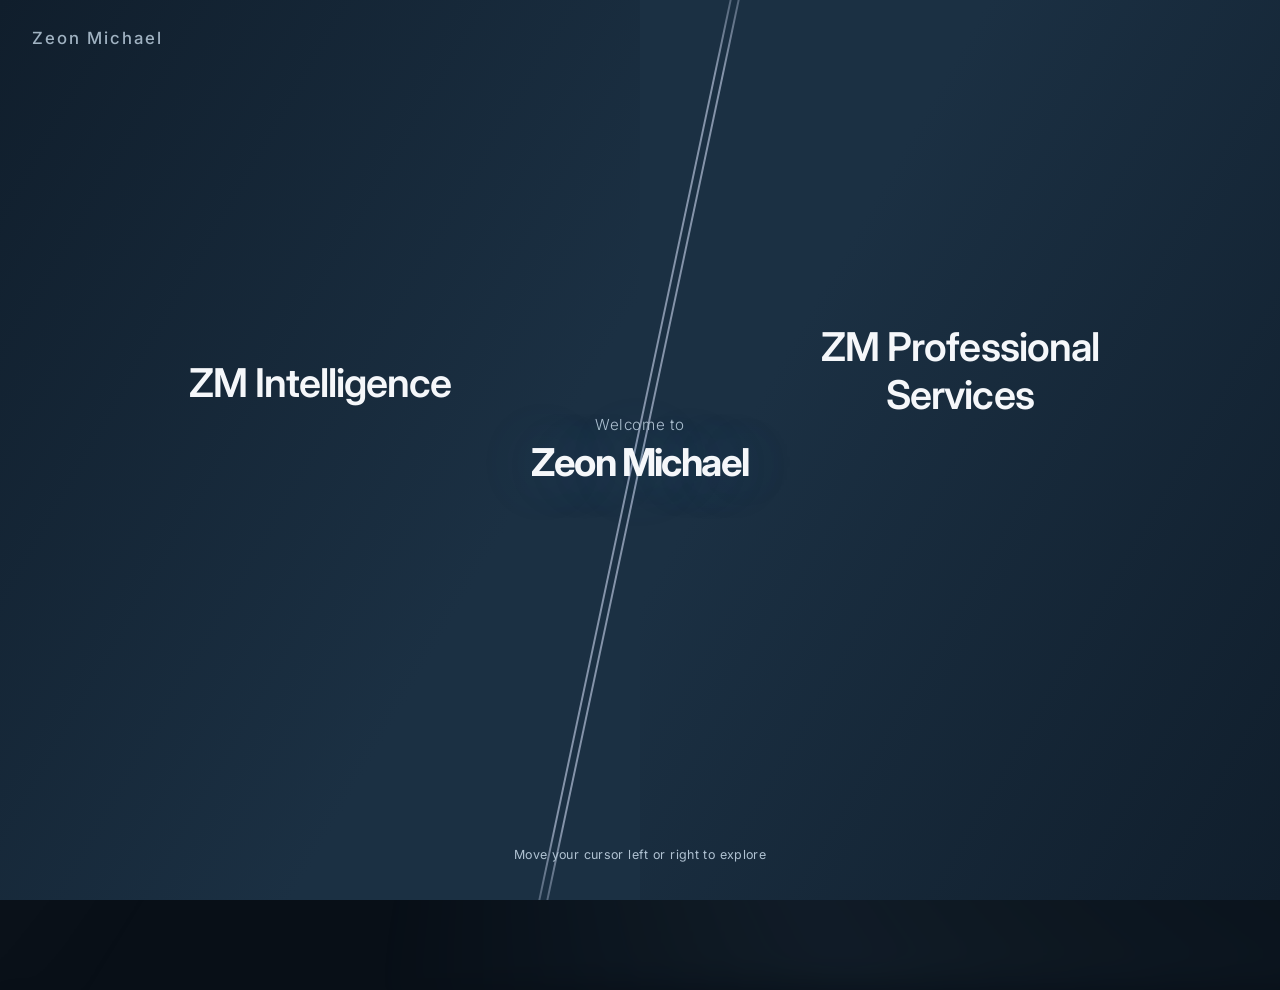
<file: index.html>
<!DOCTYPE html>
<html lang="en">
<head>
<meta charset="UTF-8">
<meta name="viewport" content="width=device-width, initial-scale=1, viewport-fit=cover">
<title>ZM — Intelligence & Professional Services</title>
<link rel="preconnect" href="https://fonts.googleapis.com">
<link rel="preconnect" href="https://fonts.gstatic.com" crossorigin>
<link rel="stylesheet" href="/css/brand-theme.css">
<style>

  :root{
    --ink-950:var(--zm-midnight);
    --ink-900:var(--zm-navy);
    --ink-850:var(--zm-slate);
    --ink-800:var(--zm-slate);
    --mist:var(--zm-muted);
    --mist-dim:var(--zm-muted);
    --paper:var(--zm-white);
    --glow:var(--zm-blue);
    --glow-soft:rgba(121,184,235,0.35);
    --serif:var(--zm-font);
    --sans:var(--zm-font);
    --ease: cubic-bezier(.65,0,.35,1);
    --split-speed: .85s;
    box-sizing: border-box;
    padding-top: env(safe-area-inset-top, 0px);
    padding-bottom: env(safe-area-inset-bottom, 0px);
  }
  html{ scroll-padding-top: env(safe-area-inset-top, 0px); }
  *,*::before,*::after{ box-sizing: inherit; }

  html,body{
    height:100%;
    margin:0;
    background: var(--ink-950);
    color: var(--paper);
    font-family: var(--sans);
    overflow: hidden;
  }

  @media (prefers-reduced-motion: reduce){
    *{ transition-duration: .01ms !important; animation-duration: .01ms !important; }
  }

  /* ---------- ambient silk backdrop ---------- */
  .silk{
    position:fixed; inset:0; z-index:0; pointer-events:none;
    background:
      radial-gradient(60% 55% at 18% 20%, rgba(45,116,173,.35), transparent 60%),
      radial-gradient(50% 60% at 85% 15%, rgba(144,174,199,.16), transparent 65%),
      radial-gradient(70% 65% at 75% 85%, rgba(16,41,64,.5), transparent 60%),
      linear-gradient(155deg, var(--ink-950) 0%, var(--ink-900) 45%, var(--ink-950) 100%);
    animation: drift 34s ease-in-out infinite alternate;
  }
  .silk::after{
    content:"";
    position:absolute; inset:-10%;
    background: conic-gradient(from 210deg at 40% 40%, transparent 0deg, rgba(255,255,255,.05) 40deg, transparent 90deg, transparent 260deg, rgba(121,184,235,.08) 300deg, transparent 340deg);
    filter: blur(18px);
    animation: swirl 48s linear infinite;
  }
  @keyframes drift{
    0%   { background-position: 0% 0%, 100% 0%, 100% 100%, 0 0; }
    100% { background-position: 6% 4%, 92% 8%, 88% 92%, 0 0; }
  }
  @keyframes swirl{
    0%   { transform: rotate(0deg) scale(1.1); }
    100% { transform: rotate(360deg) scale(1.1); }
  }
  .grain{
    position:fixed; inset:0; z-index:1; pointer-events:none;
    opacity:.05; mix-blend-mode:overlay;
  }

  /* ---------- corner wordmark ---------- */
  .corner-mark{
    position:fixed; z-index:20;
    top: calc(28px + env(safe-area-inset-top, 0px));
    left: 32px;
    font-family: var(--serif);
    font-size: 1.05rem;
    letter-spacing: .12em;
    color: var(--mist);
    font-weight: 500;
    opacity: .9;
  }

  /* ---------- stage & split ---------- */
  .stage{
    position:relative; z-index:2;
    height:100vh; height:100dvh;
    display:flex;
  }

  /* colour halves only — no text lives inside these anymore, so their
     width can animate independently of where the titles sit on screen */
  .panel{
    position:relative;
    height:100%;
    overflow:hidden;
    transition: flex-basis var(--split-speed) var(--ease);
  }
  .panel-left{
    flex: 0 0 var(--left-width, 50%);
    background: linear-gradient(120deg, var(--ink-900), var(--ink-850) 70%);
  }
  .panel-right{
    flex: 1 1 auto;
    background: linear-gradient(300deg, var(--ink-900), var(--ink-850) 70%);
  }
  .panel-left::before,
  .panel-right::before{
    content:"";
    position:absolute; inset:0;
    background: radial-gradient(120% 140% at 50% 50%, rgba(121,184,235,.10), transparent 60%);
    opacity:0;
    transition: opacity var(--split-speed) var(--ease);
  }
  .split[data-active="left"] .panel-left::before,
  .split[data-active="right"] .panel-right::before{ opacity:1; }
  .split[data-active="left"] .panel-right,
  .split[data-active="right"] .panel-left{ filter: saturate(.65) brightness(.68); }

  /* ---------- diagonal seam accent ---------- */
  .seam{
    position:absolute; top:0; bottom:0;
    left: var(--left-width, 50%);
    width: 64px;
    transform: translateX(-50%);
    z-index: 5;
    pointer-events:none;
    transition: left var(--split-speed) var(--ease);
  }
  .seam span{
    position:absolute; top:-10%; bottom:-10%;
    width:2px;
    background: linear-gradient(to bottom, transparent, rgba(220,230,255,.55) 15%, rgba(220,230,255,.55) 85%, transparent);
    transform: skewX(-12deg);
  }
  .seam span:first-child{ left:26px; }
  .seam span:last-child{ left:34px; }

  /* ---------- floating titles ----------
     these sit directly on the stage (not inside the colour panels), so
     "left" is a true percentage of the full viewport width — that's what
     lets a title glide all the way to the screen's centre on hover,
     independent of how wide its own panel currently is. */
  .title-block{
    position:absolute;
    top:50%;
    transform: translate(-50%,-50%);
    z-index: 8;
    width: max-content;
    max-width: 30ch;
    text-align:center;
    opacity:1;
    transition: left var(--split-speed) var(--ease), opacity .5s var(--ease);
  }
  .title-left{ left:25%; }
  .title-right{ left:75%; }

  .split[data-active="left"]  .title-left { left:50%; }
  .split[data-active="left"]  .title-right{ left:91%; opacity:.45; }
  .split[data-active="right"] .title-right{ left:50%; }
  .split[data-active="right"] .title-left { left:9%;  opacity:.45; }

  .panel-title{
    display:inline-block;
    font-family: var(--serif);
    font-size: clamp(1.6rem, 3.1vw, 2.5rem);
    font-weight: 500;
    line-height:1.08;
    color: var(--paper);
    text-decoration:none;
    letter-spacing: .003em;
    position: relative;
    transition: color .4s var(--ease);
  }
  .panel-title::after{
    content:"";
    position:absolute; left:0; right:0; bottom:-.08em;
    height:1px;
    background: var(--glow);
    transform: scaleX(0);
    transform-origin: center;
    transition: transform .45s var(--ease);
  }
  .title-block:hover .panel-title,
  .panel-title:focus-visible{ color: var(--glow); }
  .title-block:hover .panel-title::after,
  .panel-title:focus-visible::after{ transform: scaleX(1); }

  .panel-desc{
    margin-top: 20px;
    display:flex;
    flex-direction:column;
    align-items:center;
    gap:10px;
    opacity:0;
    transform: translateY(10px);
    pointer-events:none;
    transition: opacity .5s var(--ease), transform .5s var(--ease);
  }
  .split[data-active="left"]  .title-left  .panel-desc,
  .split[data-active="right"] .title-right .panel-desc{
    opacity:1; transform:none; pointer-events:auto;
  }

  .arrow{
    display:inline-block;
    color: var(--glow);
    font-size: 1.1rem;
    animation: nudge 1.8s ease-in-out infinite;
  }
  @keyframes nudge{
    0%,100%{ transform: translateY(0); opacity:.65; }
    50%{ transform: translateY(-4px); opacity:1; }
  }

  .panel-desc p{
    margin:0;
    max-width: 28ch;
    font-size: .97rem;
    line-height:1.6;
    color: var(--mist);
    font-weight:300;
    text-align:center;
  }

  .desc-link{
    color: var(--paper);
    text-decoration: none;
    font-size: .92rem;
    letter-spacing:.01em;
    border-bottom: 1px solid var(--glow-soft);
    padding-bottom: 2px;
    transition: color .3s, border-color .3s;
  }
  .desc-link:hover,
  .desc-link:focus-visible{
    color: var(--glow);
    border-color: var(--glow);
  }

  /* ---------- idle centrepiece ---------- */
  .brand-center{
    position:absolute; top:50%; left:50%;
    transform: translate(-50%,-50%);
    z-index: 6;
    text-align:center;
    pointer-events:none;
    transition: opacity .5s var(--ease), transform .6s var(--ease);
  }
  .brand-center .eyebrow{
    display:block;
    font-family: var(--sans);
    font-weight:300;
    font-size: .95rem;
    color: var(--mist);
    letter-spacing:.04em;
    margin-bottom: 6px;
  }
  .brand-center h1{
    margin:0;
    font-family: var(--serif);
    font-size: clamp(3rem, 8vw, 6.2rem);
    font-weight:600;
    letter-spacing: .01em;
    color: var(--paper);
    text-shadow: 0 0 60px rgba(121,184,235,.25);
  }
  .split[data-active="left"] .brand-center,
  .split[data-active="right"] .brand-center{
    opacity:0;
    transform: translate(-50%,-50%) scale(.9);
  }

  /* ---------- footer hint ---------- */
  .hint{
    position:fixed; z-index:20;
    bottom: calc(26px + env(safe-area-inset-bottom, 0px));
    left:50%; transform:translateX(-50%);
    font-size:.78rem;
    color: var(--mist-dim);
    letter-spacing:.03em;
    white-space:nowrap;
    transition: opacity .4s;
  }
  .split[data-active]:not([data-active="none"]) ~ .hint{ opacity:0; }

  /* ---------- mobile: stacked, no hover trickery ---------- */
  @media (max-width: 760px){
    html,body{ overflow-y:auto; }
    .stage{ flex-direction:column; height:auto; min-height:100dvh; }
    .panel{ flex-basis:auto !important; min-height:50vh; }
    .seam{ display:none; }
    .brand-center{ display:none; }
    .hint{ display:none; }
    .corner-mark{ top: calc(20px + env(safe-area-inset-top,0px)); left:24px; }

    .title-block,
    .split[data-active="left"]  .title-left,
    .split[data-active="left"]  .title-right,
    .split[data-active="right"] .title-left,
    .split[data-active="right"] .title-right{
      left:50%;
      width: min(88%, 46ch);
      opacity:1;
    }
    .title-left{ top:25%; }
    .title-right{ top:75%; }
    .panel-desc,
    .split[data-active] .title-left .panel-desc,
    .split[data-active] .title-right .panel-desc{
      opacity:1 !important; transform:none !important; pointer-events:auto !important;
    }
  }
/* Keep the full welcome name clear between the two destination links. */
  .brand-center { width:22%; }
  .brand-center h1 { font-size:clamp(1.6rem,3vw,3rem); line-height:1.15; }
  @media (max-width:760px) {
    .stage .panel { display:none; }
    .stage.split .brand-center {
      display:block; position:relative; inset:auto; order:-1;
      width:100%; padding:90px 24px 30px; opacity:1; transform:none;
    }
    .stage.split .title-block {
      position:relative; inset:auto; transform:none; width:100%;
      max-width:none; padding:3rem 1.5rem;
    }
    .stage.split .title-right { background:rgba(121,184,235,.04); }
  }
.panel-title { font-weight:600; line-height:1.2; letter-spacing:-.025em; }
.brand-center h1 { font-weight:700; letter-spacing:-.04em; }
</style>
</head>
<body>

  <div class="silk"></div>
  <svg class="grain" width="100%" height="100%">
    <filter id="n"><feTurbulence type="fractalNoise" baseFrequency="0.85" numOctaves="2" stitchTiles="stitch"/></filter>
    <rect width="100%" height="100%" filter="url(#n)"/>
  </svg>

  <div class="corner-mark">Zeon Michael</div>

  <main class="stage" id="stage">

    <div class="panel panel-left"></div>
    <div class="seam" id="seam"><span></span><span></span></div>
    <div class="panel panel-right"></div>

    <div class="title-block title-left">
      <a href="https://zm-intel.onrender.com" class="panel-title">ZM Intelligence</a>
      <div class="panel-desc">
        <span class="arrow" aria-hidden="true">&uarr;</span>
        <p>Data-driven intelligence and analysis that turns signal into decisions.</p>
        <a href="https://zm-intel.onrender.com" class="desc-link">Explore Intelligence</a>
      </div>
    </div>

    <div class="title-block title-right">
      <a href="/business-services.html" class="panel-title">ZM Professional Services</a>
      <div class="panel-desc">
        <span class="arrow" aria-hidden="true">&uarr;</span>
        <p>Strategic services and execution support that move your business forward.</p>
        <a href="/business-services.html" class="desc-link">Explore Professional Services</a>
      </div>
    </div>

    <div class="brand-center" id="brandCenter">
      <span class="eyebrow">Welcome to</span>
      <h1>Zeon Michael</h1>
    </div>

  </main>

  <p class="hint">Move your cursor left or right to explore</p>

  <script>
    (function(){
      var stage   = document.getElementById('stage');
      var isTouch = window.matchMedia('(max-width: 760px)').matches;

      stage.classList.add('split');

      function setActive(side){
        stage.setAttribute('data-active', side);
        var leftWidth = side === 'left' ? '80%' : side === 'right' ? '20%' : '50%';
        stage.style.setProperty('--left-width', leftWidth);
      }
      setActive('none');

      if (!isTouch){
        var lastSide = 'none';
        var margin   = 0.08; // half-width of the neutral dead-zone, in viewport fractions

        // the dead-zone that resets to neutral is centred on wherever the
        // seam currently sits — not on the screen's midpoint — so once a
        // side has expanded, only crossing near its (now off-centre) seam
        // triggers a change, instead of the original screen-centre band.
        function seamFor(side){
          return side === 'left' ? 0.80 : side === 'right' ? 0.20 : 0.50;
        }

        stage.addEventListener('mousemove', function(e){
          var x = e.clientX / window.innerWidth;
          var seam = seamFor(lastSide);
          var side = x < seam - margin ? 'left' : x > seam + margin ? 'right' : 'none';
          if (side !== lastSide){
            lastSide = side;
            setActive(side);
          }
        });
        stage.addEventListener('mouseleave', function(){
          lastSide = 'none';
          setActive('none');
        });
      }
    })();
  </script>

</body>
</html>
</file>
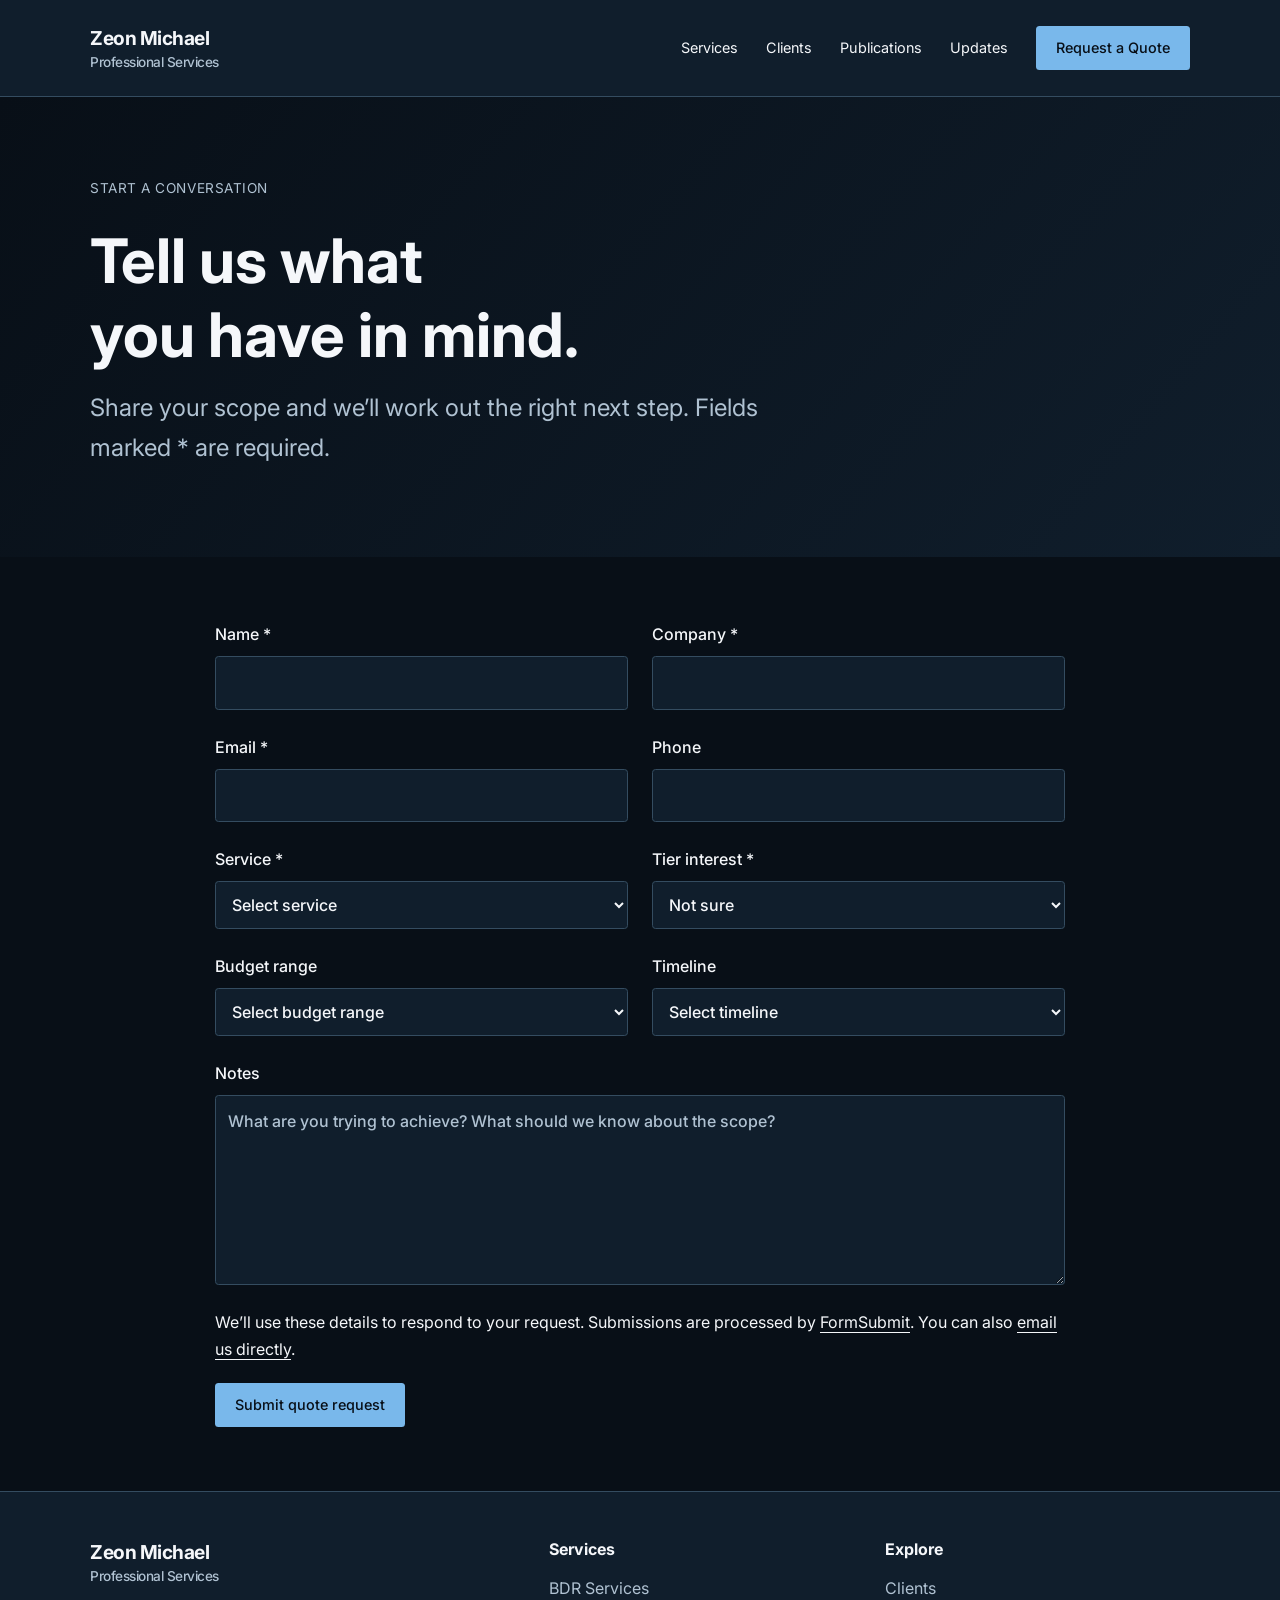
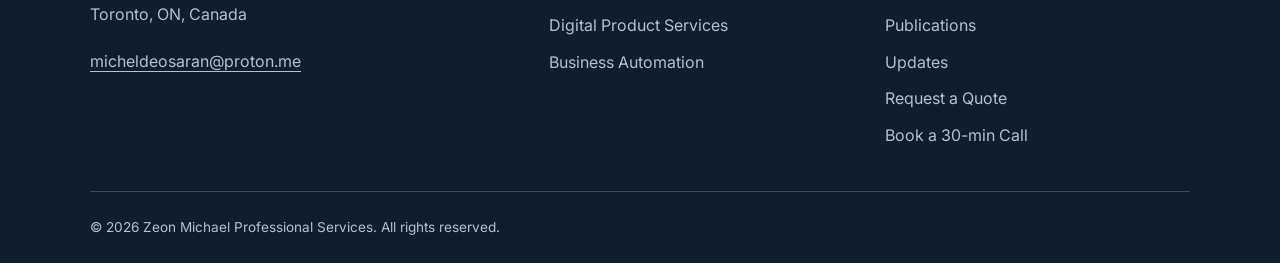
<file: quote/index.html>
<!doctype html>
<html lang="en">
<head>
<meta charset="utf-8">
<meta name="viewport" content="width=device-width, initial-scale=1">
<title>Request a Quote | Zeon Michael Professional Services</title>
<meta name="description" content="Request a Quote | Zeon Michael Professional Services">
<link rel="icon" href="/assets/logo.png">
<link rel="preconnect" href="https://fonts.googleapis.com">
<link rel="preconnect" href="https://fonts.gstatic.com" crossorigin>
<link href="https://fonts.googleapis.com/css2?family=Inter:wght@300;400;500;600;700&display=swap" rel="stylesheet">
<link rel="stylesheet" href="/css/styles-boilerplate.css?v=zm-brand-20261001">
<script src="/js/site.js" defer>
</script>
<script src="/js/quote.js" defer>
</script>
</head>
<body>
<a class="skip" href="#main">Skip to content</a>
<header class="site-header">
<nav class="container" aria-label="Main navigation">
<a class="logo" href="/">Zeon Michael<span>Professional Services</span>
</a>
<button class="menu-toggle" type="button" aria-label="Open navigation" aria-controls="site-navigation" aria-expanded="false">
<span class="hamburger">
</span>
</button>
<ul class="site-nav" id="site-navigation">
<li>
<a href="/services/">Services</a>
</li>
<li>
<a href="/html/members.html">Clients</a>
</li>
<li>
<a href="/html/publications.html">Publications</a>
</li>
<li>
<a href="/html/updates.html">Updates</a>
</li>
<li>
<a class="btn-primary" href="/quote/">Request a Quote</a>
</li>
</ul>
</nav>
</header>
<main id="main">
<section class="info">
<p class="eyebrow">START A CONVERSATION</p>
<h1>Tell us what<br>you have in mind.</h1>
<p class="tagline">Share your scope and we’ll work out the right next step. Fields marked * are required.</p>
</section>
<section class="content-stats form-section">
<div class="container service-section">
<form id="quote-form" action="https://formsubmit.co/micheldeosaran@proton.me" method="POST">
<input type="hidden" name="_subject" value="New Zeon Michael Professional Services quote request">
<input type="hidden" name="_template" value="table">
<input type="hidden" name="_next" value="https://zionmichaelrevenue.github.io/thank-you/">
<div class="fields">
<label>Name *<input name="name" autocomplete="name" maxlength="120" required>
</label>
<label>Company *<input name="company" autocomplete="organization" maxlength="180" required>
</label>
<label>Email *<input name="email" type="email" autocomplete="email" maxlength="254" required>
</label>
<label>Phone<input name="phone" type="tel" autocomplete="tel" maxlength="50">
</label>
<label>Service *<select name="service" required>
<option value="">Select service</option>
<option value="bdr">BDR Services</option>
<option value="product">Digital Product Services</option>
<option value="automation">Business Automation</option>
</select>
</label>
<label>Tier interest *<select name="tier" required>
<option value="">Select tier interest</option>
<option value="Not sure">Not sure</option>
</select>
</label>
<label>Budget range<select name="budget" >
<option value="">Select budget range</option>
<option value="<$2k">
<$2k</option>
<option value="$2k–$5k">$2k–$5k</option>
<option value="$5k–$15k">$5k–$15k</option>
<option value="$15k+">$15k+</option>
<option value="Not sure">Not sure</option>
</select>
</label>
<label>Timeline<select name="timeline" >
<option value="">Select timeline</option>
<option value="ASAP">ASAP</option>
<option value="1–3 mo">1–3 mo</option>
<option value="3–6 mo">3–6 mo</option>
<option value="Exploring">Exploring</option>
</select>
</label>
</div>
<label>Notes<textarea name="notes" rows="6" maxlength="10000" placeholder="What are you trying to achieve? What should we know about the scope?">
</textarea>
</label>
<p>We’ll use these details to respond to your request. Submissions are processed by <a href="https://formsubmit.co/" target="_blank" rel="noopener noreferrer">FormSubmit</a>. You can also <a href="mailto:micheldeosaran@proton.me">email us directly</a>.</p>
<p id="form-status" role="status" aria-live="polite">
</p>
<button class="btn-primary" type="submit">Submit quote request</button>
</form>
<noscript>Please enable JavaScript to select your service tier and submit a quote request.</noscript>
</div>
</section>
</main>
<footer class="footer">
<div class="container footer-grid">
<div>
<a class="logo" href="/">Zeon Michael<span>Professional Services</span>
</a>
<p>Toronto, ON, Canada</p>
<a href="mailto:micheldeosaran@proton.me">micheldeosaran@proton.me</a>
</div>
<div>
<h2>Services</h2>
<ul>
<li>
<a href="/services/bdr/">BDR Services</a>
</li>
<li>
<a href="/services/product/">Digital Product Services</a>
</li>
<li>
<a href="/services/automation/">Business Automation</a>
</li>
</ul>
</div>
<div>
<h2>Explore</h2>
<ul>
<li>
<a href="/html/members.html">Clients</a>
</li>
<li>
<a href="/html/publications.html">Publications</a>
</li>
<li>
<a href="/html/updates.html">Updates</a>
</li>
<li>
<a href="/quote/">Request a Quote</a>
</li>
<li>
<a href="https://cal.com/michel-mz/30min">Book a 30-min Call</a>
</li>
</ul>
</div>
</div>
<div class="container legal">© 2026 Zeon Michael Professional Services. All rights reserved.</div>
</footer>
</body>
</html>
</file>
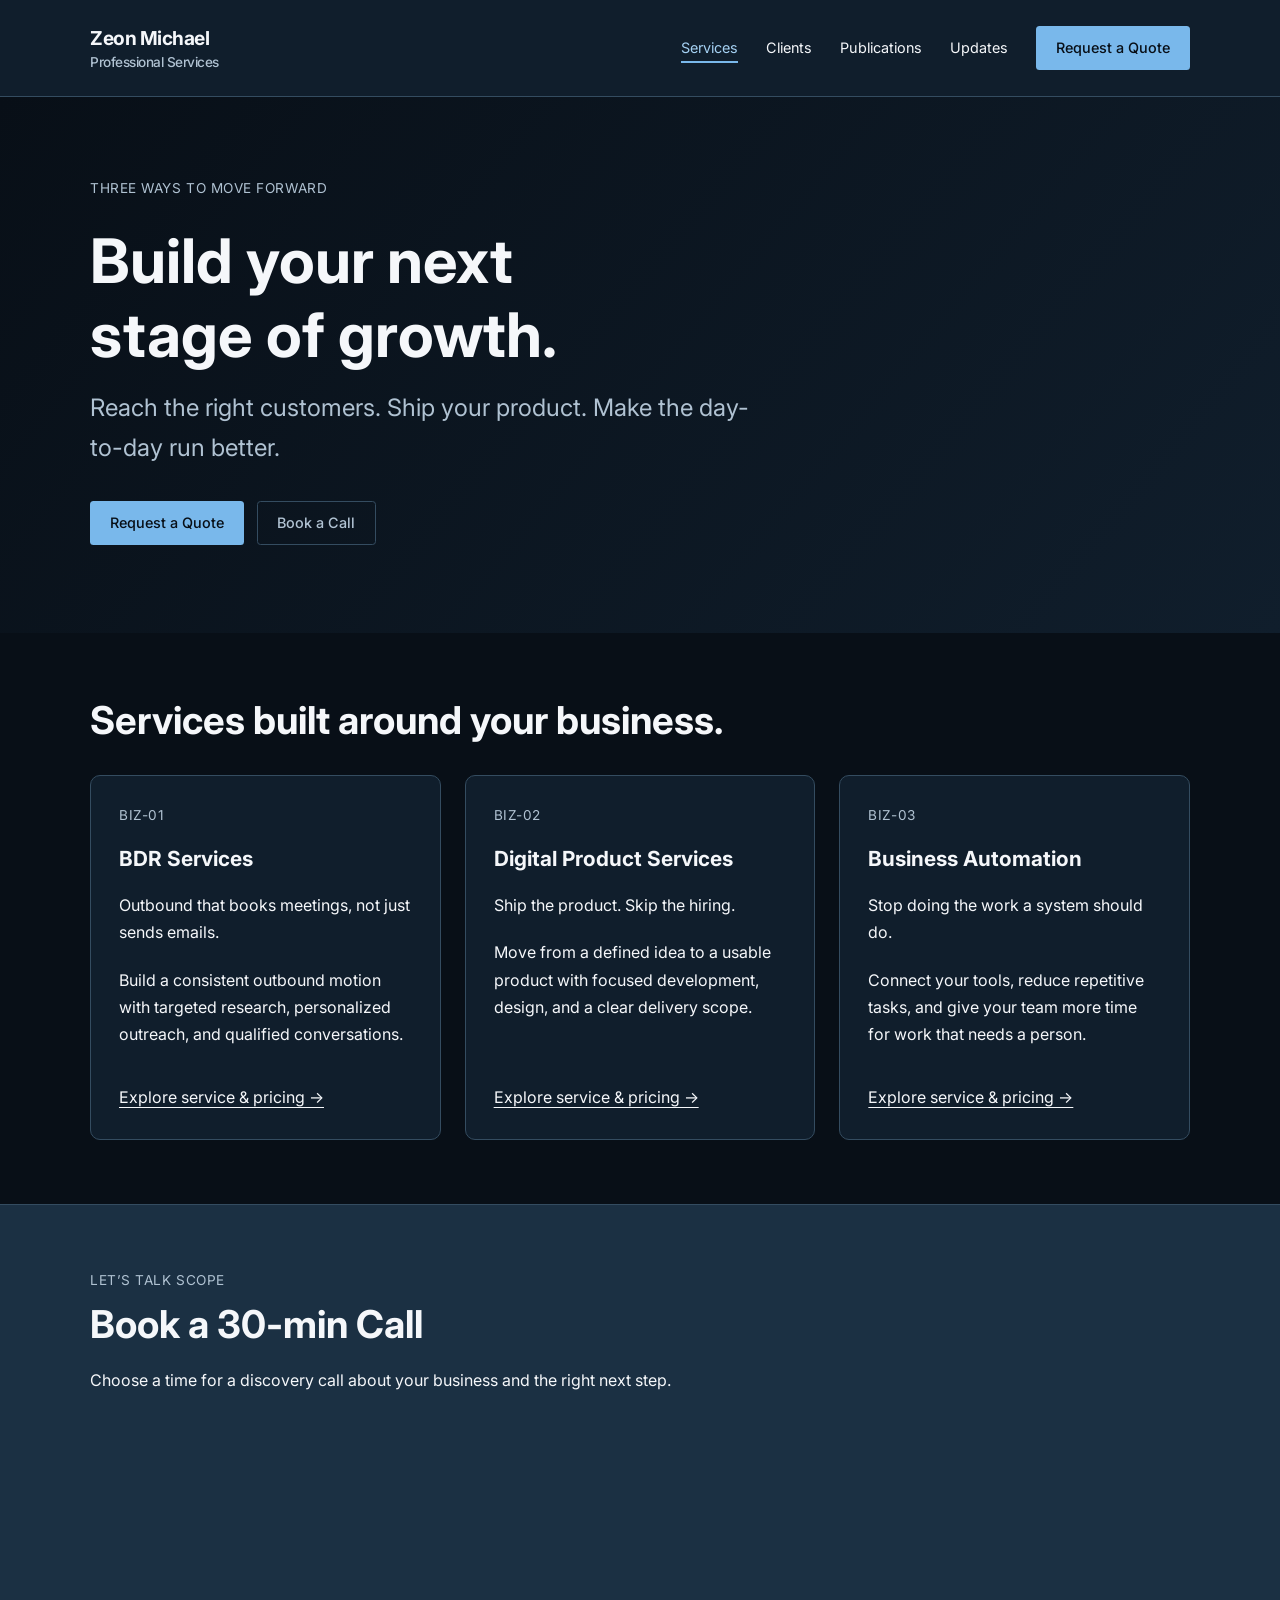
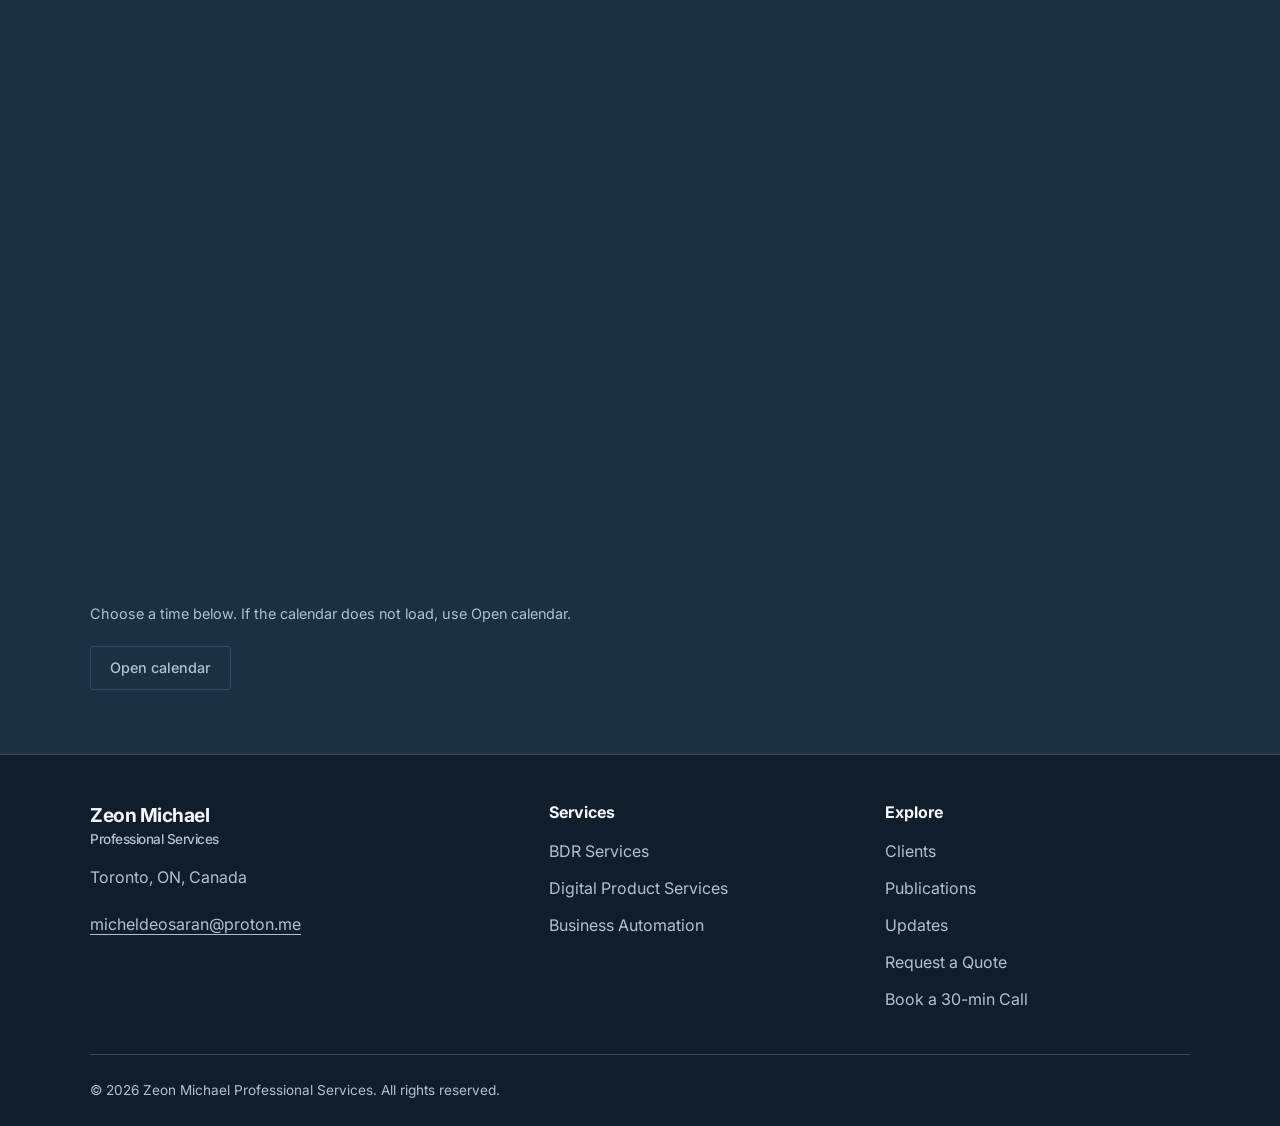
<file: services/index.html>
<!doctype html>
<html lang="en">
<head>
<meta charset="utf-8">
<meta name="viewport" content="width=device-width, initial-scale=1">
<title>Services | Zeon Michael Professional Services</title>
<meta name="description" content="Services | Zeon Michael Professional Services">
<link rel="icon" href="/assets/logo.png">
<link rel="preconnect" href="https://fonts.googleapis.com">
<link rel="preconnect" href="https://fonts.gstatic.com" crossorigin>
<link href="https://fonts.googleapis.com/css2?family=Inter:wght@300;400;500;600;700&display=swap" rel="stylesheet">
<link rel="stylesheet" href="/css/styles-boilerplate.css?v=zm-brand-20261001">
<script src="/js/site.js" defer>
</script>
<script src="/js/services-config.js" defer>
</script>
<script src="/js/booking.js?v=zm-brand-20261001" defer>
</script>
</head>
<body>
<a class="skip" href="#main">Skip to content</a>
<header class="site-header">
<nav class="container" aria-label="Main navigation">
<a class="logo" href="/">Zeon Michael<span>Professional Services</span>
</a>
<button class="menu-toggle" type="button" aria-label="Open navigation" aria-controls="site-navigation" aria-expanded="false">
<span class="hamburger">
</span>
</button>
<ul class="site-nav" id="site-navigation">
<li>
<a href="/services/">Services</a>
</li>
<li>
<a href="/html/members.html">Clients</a>
</li>
<li>
<a href="/html/publications.html">Publications</a>
</li>
<li>
<a href="/html/updates.html">Updates</a>
</li>
<li>
<a class="btn-primary" href="/quote/">Request a Quote</a>
</li>
</ul>
</nav>
</header>
<main id="main">
<section class="info">
<p class="eyebrow">THREE WAYS TO MOVE FORWARD</p>
<h1>Build your next<br>stage of growth.</h1>
<p class="tagline">Reach the right customers. Ship your product. Make the day-to-day run better.</p>
<div class="actions">
<a class="btn-primary" href="/quote/">Request a Quote</a>
<a class="btn-secondary" href="#booking">Book a Call</a>
</div>
</section>
<section class="content-stats">
<div class="container service-section">
<h2>Services built around your business.</h2>
<div class="service-grid">
<article class="stat-box service-card">
<p class="eyebrow">BIZ-01</p>
<h3>BDR Services</h3>
<p>Outbound that books meetings, not just sends emails.</p>
<p>Build a consistent outbound motion with targeted research, personalized outreach, and qualified conversations.</p>
<a class="text-link" href="/services/bdr/">Explore service & pricing →</a>
</article>
<article class="stat-box service-card">
<p class="eyebrow">BIZ-02</p>
<h3>Digital Product Services</h3>
<p>Ship the product. Skip the hiring.</p>
<p>Move from a defined idea to a usable product with focused development, design, and a clear delivery scope.</p>
<a class="text-link" href="/services/product/">Explore service & pricing →</a>
</article>
<article class="stat-box service-card">
<p class="eyebrow">BIZ-03</p>
<h3>Business Automation</h3>
<p>Stop doing the work a system should do.</p>
<p>Connect your tools, reduce repetitive tasks, and give your team more time for work that needs a person.</p>
<a class="text-link" href="/services/automation/">Explore service & pricing →</a>
</article>
</div>
</div>
</section>
<section id="booking" class="content-stats booking">
<div class="container service-section">
<p class="eyebrow">LET’S TALK SCOPE</p>
<h2>Book a 30-min Call</h2>
<p>Choose a time for a discovery call about your business and the right next step.</p>
<div data-calendar>
</div>
<p data-booking-status role="status">Booking will be available here once our calendar is connected.</p>
<a class="btn-secondary" data-booking-link hidden>Open calendar</a>
</div>
</section>
</main>
<footer class="footer">
<div class="container footer-grid">
<div>
<a class="logo" href="/">Zeon Michael<span>Professional Services</span>
</a>
<p>Toronto, ON, Canada</p>
<a href="mailto:micheldeosaran@proton.me">micheldeosaran@proton.me</a>
</div>
<div>
<h2>Services</h2>
<ul>
<li>
<a href="/services/bdr/">BDR Services</a>
</li>
<li>
<a href="/services/product/">Digital Product Services</a>
</li>
<li>
<a href="/services/automation/">Business Automation</a>
</li>
</ul>
</div>
<div>
<h2>Explore</h2>
<ul>
<li>
<a href="/html/members.html">Clients</a>
</li>
<li>
<a href="/html/publications.html">Publications</a>
</li>
<li>
<a href="/html/updates.html">Updates</a>
</li>
<li>
<a href="/quote/">Request a Quote</a>
</li>
<li>
<a href="https://cal.com/michel-mz/30min">Book a 30-min Call</a>
</li>
</ul>
</div>
</div>
<div class="container legal">© 2026 Zeon Michael Professional Services. All rights reserved.</div>
</footer>
</body>
</html>
</file>
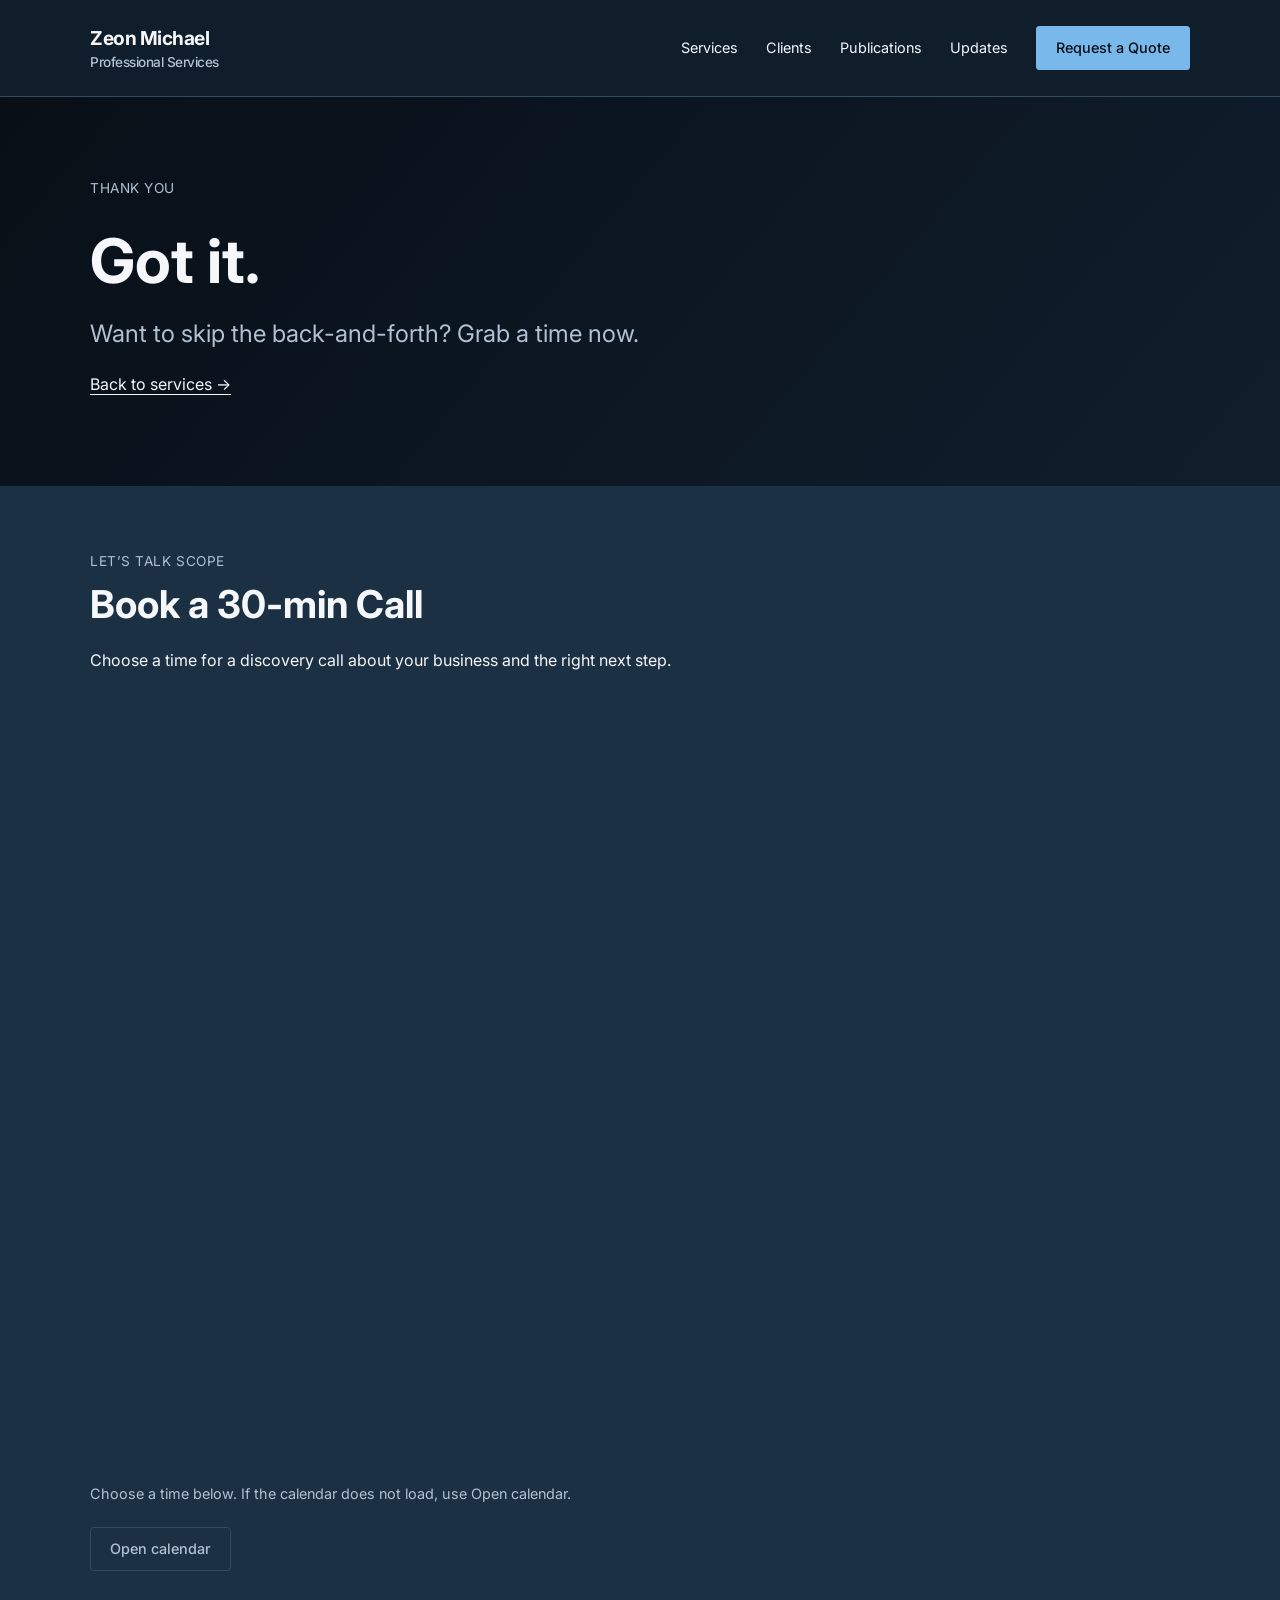
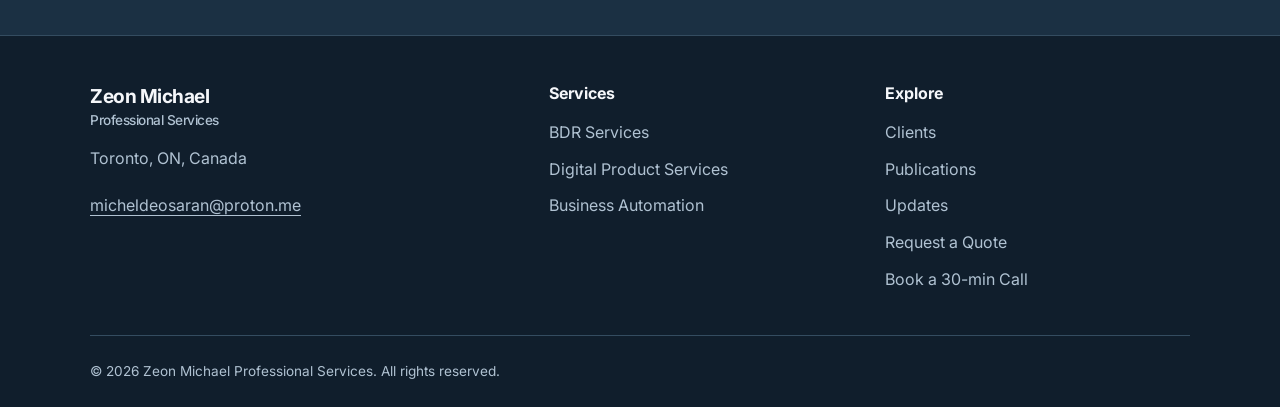
<file: thank-you/index.html>
<!doctype html>
<html lang="en">
<head>
<meta charset="utf-8">
<meta name="viewport" content="width=device-width, initial-scale=1">
<title>Thank you | Zeon Michael Professional Services</title>
<meta name="description" content="Thank you | Zeon Michael Professional Services">
<link rel="icon" href="/assets/logo.png">
<link rel="preconnect" href="https://fonts.googleapis.com">
<link rel="preconnect" href="https://fonts.gstatic.com" crossorigin>
<link href="https://fonts.googleapis.com/css2?family=Inter:wght@300;400;500;600;700&display=swap" rel="stylesheet">
<link rel="stylesheet" href="/css/styles-boilerplate.css?v=zm-brand-20261001">
<script src="/js/site.js" defer>
</script>
<script src="/js/services-config.js" defer>
</script>
<script src="/js/booking.js?v=zm-brand-20261001" defer>
</script>
</head>
<body>
<a class="skip" href="#main">Skip to content</a>
<header class="site-header">
<nav class="container" aria-label="Main navigation">
<a class="logo" href="/">Zeon Michael<span>Professional Services</span>
</a>
<button class="menu-toggle" type="button" aria-label="Open navigation" aria-controls="site-navigation" aria-expanded="false">
<span class="hamburger">
</span>
</button>
<ul class="site-nav" id="site-navigation">
<li>
<a href="/services/">Services</a>
</li>
<li>
<a href="/html/members.html">Clients</a>
</li>
<li>
<a href="/html/publications.html">Publications</a>
</li>
<li>
<a href="/html/updates.html">Updates</a>
</li>
<li>
<a class="btn-primary" href="/quote/">Request a Quote</a>
</li>
</ul>
</nav>
</header>
<main id="main">
<section class="info">
<p class="eyebrow">THANK YOU</p>
<h1>Got it.</h1>
<p class="tagline">Want to skip the back-and-forth? Grab a time now.</p>
<a class="text-link" href="/services/">Back to services →</a>
</section>
<section id="booking" class="content-stats booking">
<div class="container service-section">
<p class="eyebrow">LET’S TALK SCOPE</p>
<h2>Book a 30-min Call</h2>
<p>Choose a time for a discovery call about your business and the right next step.</p>
<div data-calendar>
</div>
<p data-booking-status role="status">Booking will be available here once our calendar is connected.</p>
<a class="btn-secondary" data-booking-link hidden>Open calendar</a>
</div>
</section>
</main>
<footer class="footer">
<div class="container footer-grid">
<div>
<a class="logo" href="/">Zeon Michael<span>Professional Services</span>
</a>
<p>Toronto, ON, Canada</p>
<a href="mailto:micheldeosaran@proton.me">micheldeosaran@proton.me</a>
</div>
<div>
<h2>Services</h2>
<ul>
<li>
<a href="/services/bdr/">BDR Services</a>
</li>
<li>
<a href="/services/product/">Digital Product Services</a>
</li>
<li>
<a href="/services/automation/">Business Automation</a>
</li>
</ul>
</div>
<div>
<h2>Explore</h2>
<ul>
<li>
<a href="/html/members.html">Clients</a>
</li>
<li>
<a href="/html/publications.html">Publications</a>
</li>
<li>
<a href="/html/updates.html">Updates</a>
</li>
<li>
<a href="/quote/">Request a Quote</a>
</li>
<li>
<a href="https://cal.com/michel-mz/30min">Book a 30-min Call</a>
</li>
</ul>
</div>
</div>
<div class="container legal">© 2026 Zeon Michael Professional Services. All rights reserved.</div>
</footer>
</body>
</html>
</file>
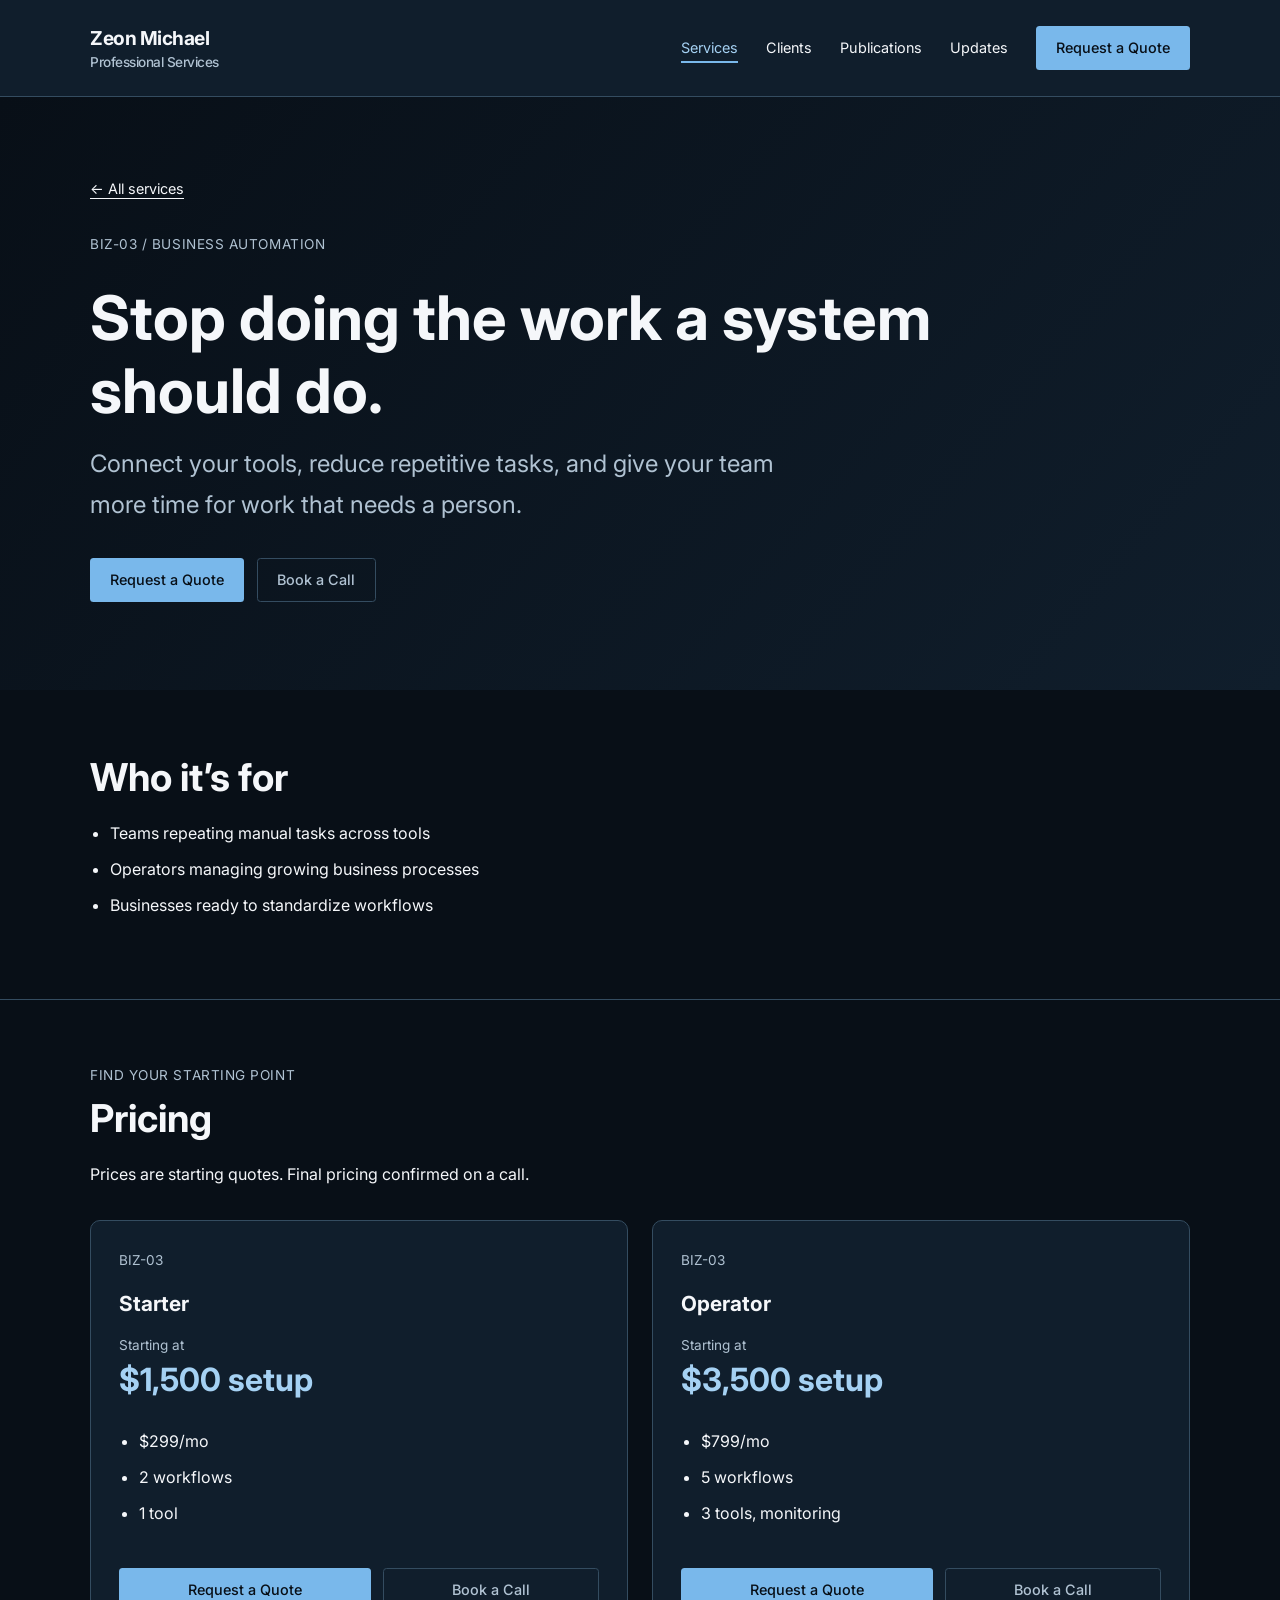
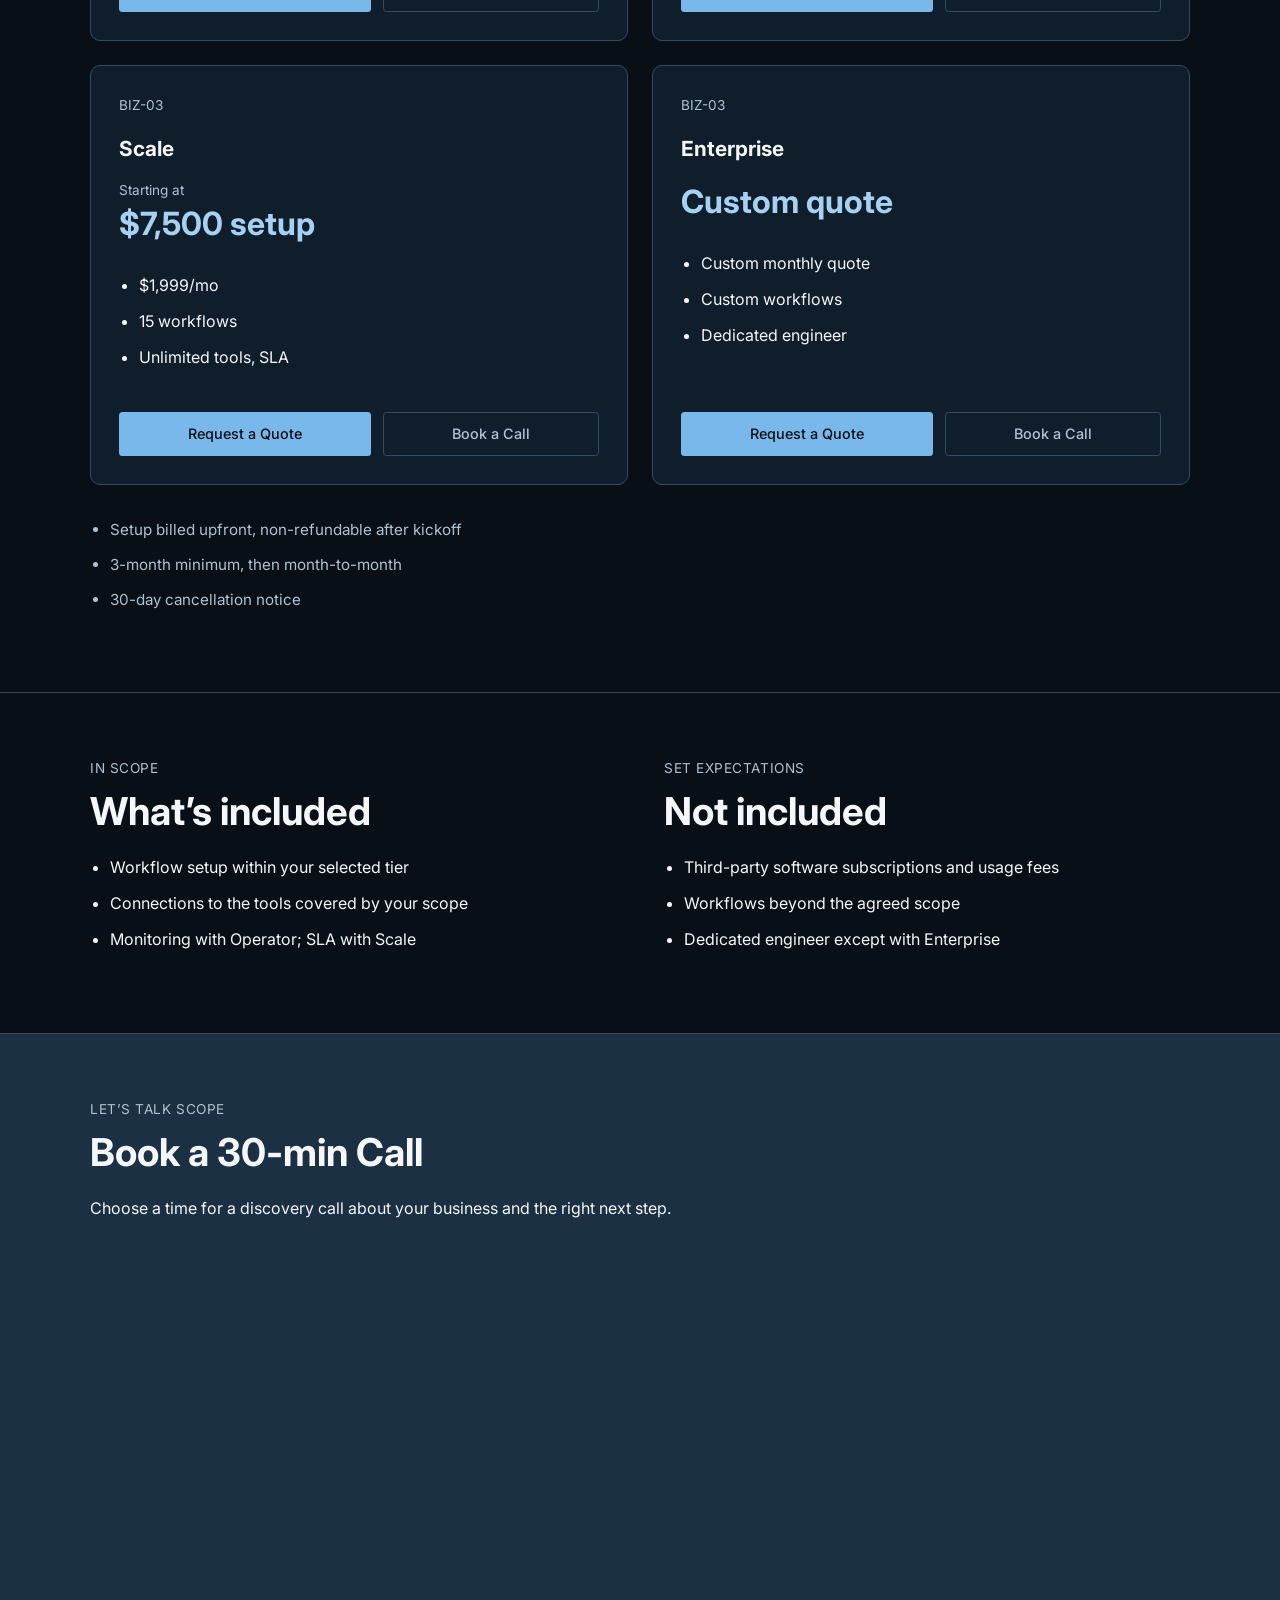
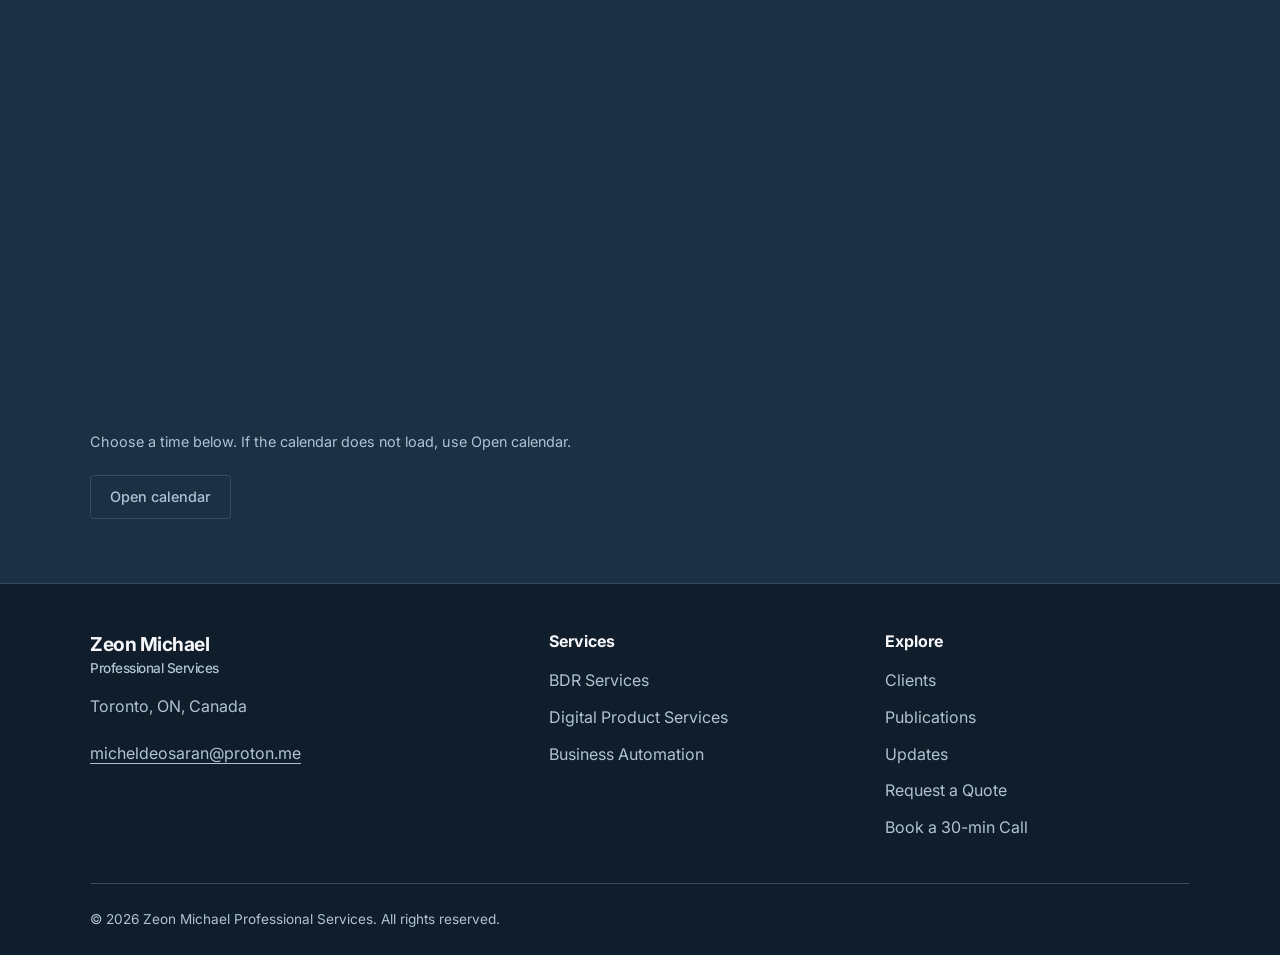
<file: services/automation/index.html>
<!doctype html>
<html lang="en">
<head>
<meta charset="utf-8">
<meta name="viewport" content="width=device-width, initial-scale=1">
<title>Business Automation | Zeon Michael Professional Services</title>
<meta name="description" content="Business Automation | Zeon Michael Professional Services">
<link rel="icon" href="/assets/logo.png">
<link rel="preconnect" href="https://fonts.googleapis.com">
<link rel="preconnect" href="https://fonts.gstatic.com" crossorigin>
<link href="https://fonts.googleapis.com/css2?family=Inter:wght@300;400;500;600;700&display=swap" rel="stylesheet">
<link rel="stylesheet" href="/css/styles-boilerplate.css?v=zm-brand-20261001">
<script src="/js/site.js" defer>
</script>
<script src="/js/services-config.js" defer>
</script>
<script src="/js/booking.js?v=zm-brand-20261001" defer>
</script>
</head>
<body>
<a class="skip" href="#main">Skip to content</a>
<header class="site-header">
<nav class="container" aria-label="Main navigation">
<a class="logo" href="/">Zeon Michael<span>Professional Services</span>
</a>
<button class="menu-toggle" type="button" aria-label="Open navigation" aria-controls="site-navigation" aria-expanded="false">
<span class="hamburger">
</span>
</button>
<ul class="site-nav" id="site-navigation">
<li>
<a href="/services/">Services</a>
</li>
<li>
<a href="/html/members.html">Clients</a>
</li>
<li>
<a href="/html/publications.html">Publications</a>
</li>
<li>
<a href="/html/updates.html">Updates</a>
</li>
<li>
<a class="btn-primary" href="/quote/">Request a Quote</a>
</li>
</ul>
</nav>
</header>
<main id="main">
<section class="info">
<a class="back" href="/services/">← All services</a>
<p class="eyebrow">BIZ-03 / Business Automation</p>
<h1>Stop doing the work a system should do.</h1>
<p class="tagline">Connect your tools, reduce repetitive tasks, and give your team more time for work that needs a person.</p>
<div class="actions">
<a class="btn-primary" href="/quote/?service=automation&amp;tier=Not%20sure">Request a Quote</a>
<a class="btn-secondary" href="#booking">Book a Call</a>
</div>
</section>
<section class="content-stats audience">
<div class="container service-section">
<h2>Who it’s for</h2>
<ul>
<li>Teams repeating manual tasks across tools</li>
<li>Operators managing growing business processes</li>
<li>Businesses ready to standardize workflows</li>
</ul>
</div>
</section>
<section class="content-stats">
<div class="container service-section">
<p class="eyebrow">FIND YOUR STARTING POINT</p>
<h2>Pricing</h2>
<p>Prices are starting quotes. Final pricing confirmed on a call.</p>
<div class="pricing">
<article class="stat-box service-card">
<p class="badge">BIZ-03</p>
<h3>Starter</h3>
<p class="stat-number price">
<small>Starting at</small>$1,500 setup</p>
<ul>
<li>$299/mo</li>
<li>2 workflows</li>
<li>1 tool</li>
</ul>
<div class="actions">
<a class="btn-primary" href="/quote/?service=automation&amp;tier=Starter">Request a Quote</a>
<a class="btn-secondary" href="#booking">Book a Call</a>
</div>
</article>
<article class="stat-box service-card">
<p class="badge">BIZ-03</p>
<h3>Operator</h3>
<p class="stat-number price">
<small>Starting at</small>$3,500 setup</p>
<ul>
<li>$799/mo</li>
<li>5 workflows</li>
<li>3 tools, monitoring</li>
</ul>
<div class="actions">
<a class="btn-primary" href="/quote/?service=automation&amp;tier=Operator">Request a Quote</a>
<a class="btn-secondary" href="#booking">Book a Call</a>
</div>
</article>
<article class="stat-box service-card">
<p class="badge">BIZ-03</p>
<h3>Scale</h3>
<p class="stat-number price">
<small>Starting at</small>$7,500 setup</p>
<ul>
<li>$1,999/mo</li>
<li>15 workflows</li>
<li>Unlimited tools, SLA</li>
</ul>
<div class="actions">
<a class="btn-primary" href="/quote/?service=automation&amp;tier=Scale">Request a Quote</a>
<a class="btn-secondary" href="#booking">Book a Call</a>
</div>
</article>
<article class="stat-box service-card">
<p class="badge">BIZ-03</p>
<h3>Enterprise</h3>
<p class="stat-number price">Custom quote</p>
<ul>
<li>Custom monthly quote</li>
<li>Custom workflows</li>
<li>Dedicated engineer</li>
</ul>
<div class="actions">
<a class="btn-primary" href="/quote/?service=automation&amp;tier=Enterprise">Request a Quote</a>
<a class="btn-secondary" href="#booking">Book a Call</a>
</div>
</article>
</div>
<div class="terms">
<ul>
<li>Setup billed upfront, non-refundable after kickoff</li>
<li>3-month minimum, then month-to-month</li>
<li>30-day cancellation notice</li>
</ul>
</div>
</div>
</section>
<section class="content-stats scope">
<div class="container service-section">
<div>
<p class="eyebrow">IN SCOPE</p>
<h2>What’s included</h2>
<ul>
<li>Workflow setup within your selected tier</li>
<li>Connections to the tools covered by your scope</li>
<li>Monitoring with Operator; SLA with Scale</li>
</ul>
</div>
<div>
<p class="eyebrow">SET EXPECTATIONS</p>
<h2>Not included</h2>
<ul>
<li>Third-party software subscriptions and usage fees</li>
<li>Workflows beyond the agreed scope</li>
<li>Dedicated engineer except with Enterprise</li>
</ul>
</div>
</div>
</section>
<section id="booking" class="content-stats booking">
<div class="container service-section">
<p class="eyebrow">LET’S TALK SCOPE</p>
<h2>Book a 30-min Call</h2>
<p>Choose a time for a discovery call about your business and the right next step.</p>
<div data-calendar>
</div>
<p data-booking-status role="status">Booking will be available here once our calendar is connected.</p>
<a class="btn-secondary" data-booking-link hidden>Open calendar</a>
</div>
</section>
</main>
<footer class="footer">
<div class="container footer-grid">
<div>
<a class="logo" href="/">Zeon Michael<span>Professional Services</span>
</a>
<p>Toronto, ON, Canada</p>
<a href="mailto:micheldeosaran@proton.me">micheldeosaran@proton.me</a>
</div>
<div>
<h2>Services</h2>
<ul>
<li>
<a href="/services/bdr/">BDR Services</a>
</li>
<li>
<a href="/services/product/">Digital Product Services</a>
</li>
<li>
<a href="/services/automation/">Business Automation</a>
</li>
</ul>
</div>
<div>
<h2>Explore</h2>
<ul>
<li>
<a href="/html/members.html">Clients</a>
</li>
<li>
<a href="/html/publications.html">Publications</a>
</li>
<li>
<a href="/html/updates.html">Updates</a>
</li>
<li>
<a href="/quote/">Request a Quote</a>
</li>
<li>
<a href="https://cal.com/michel-mz/30min">Book a 30-min Call</a>
</li>
</ul>
</div>
</div>
<div class="container legal">© 2026 Zeon Michael Professional Services. All rights reserved.</div>
</footer>
</body>
</html>
</file>
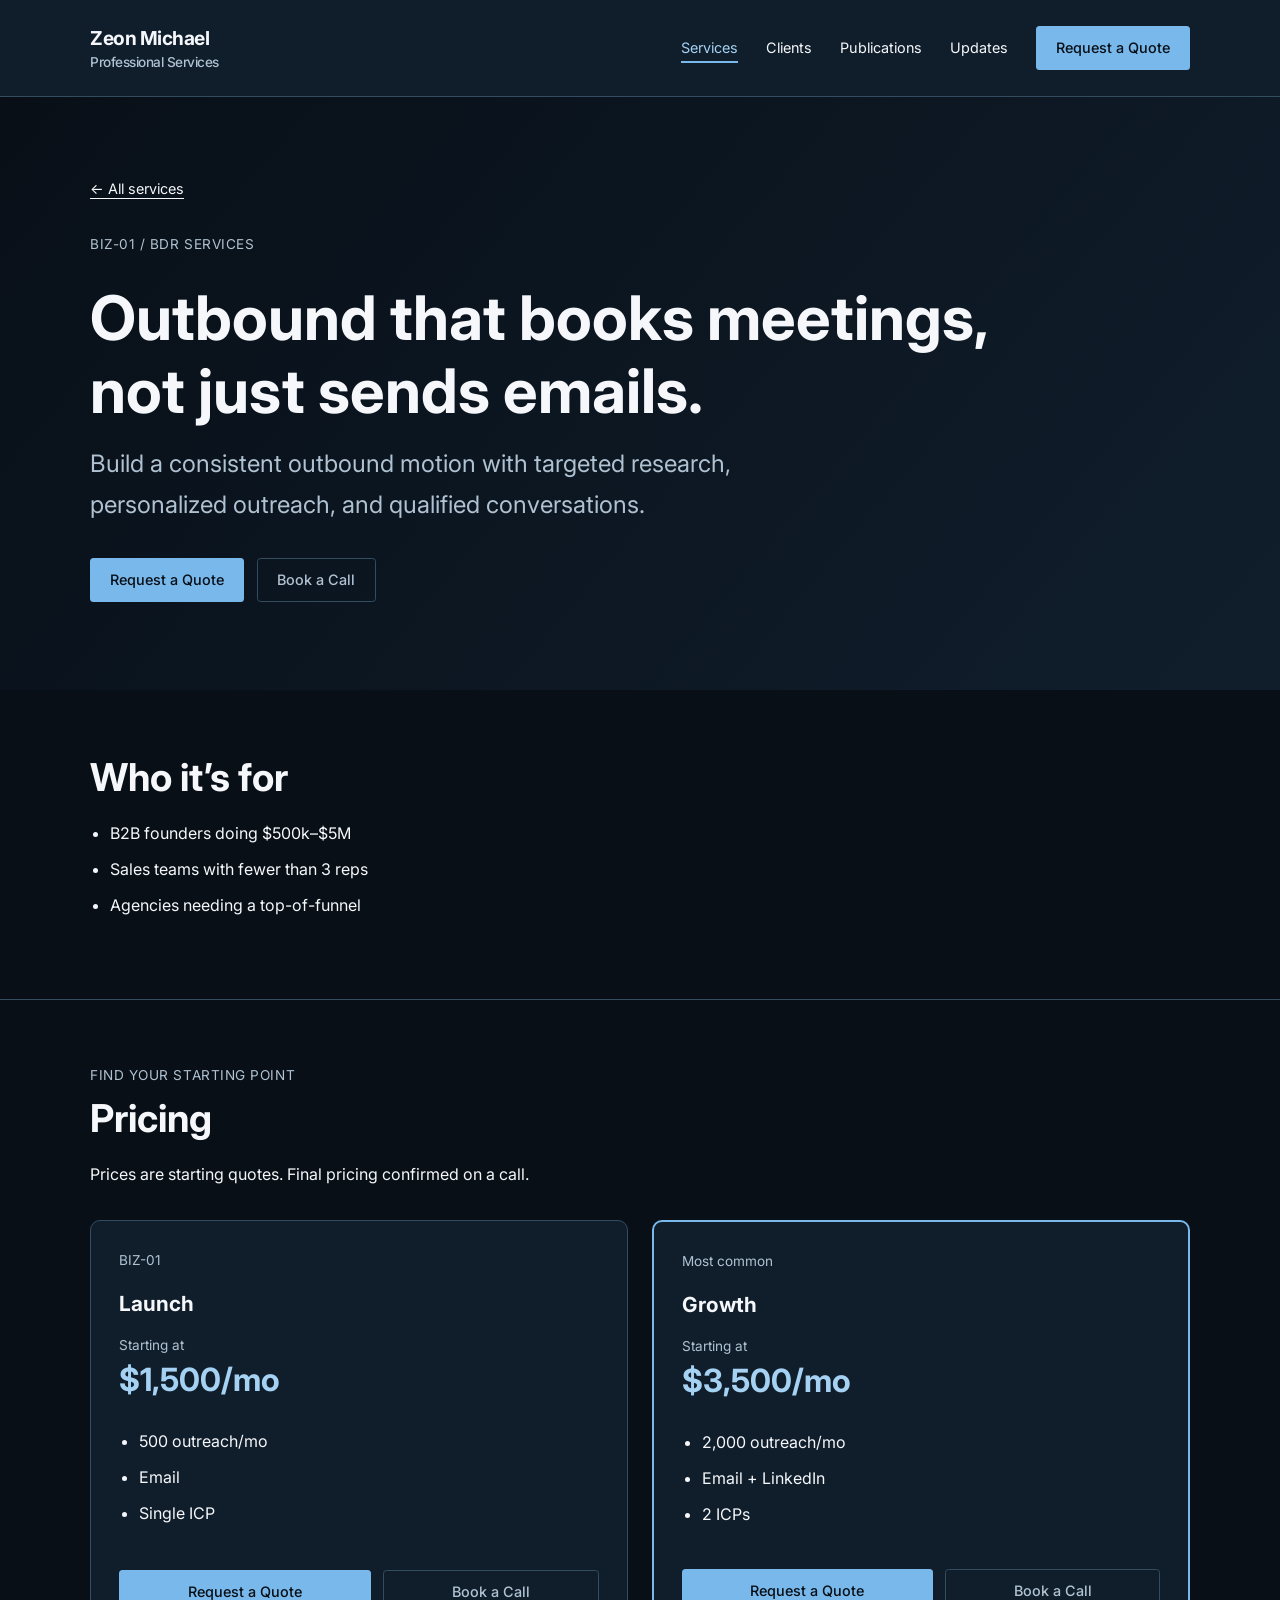
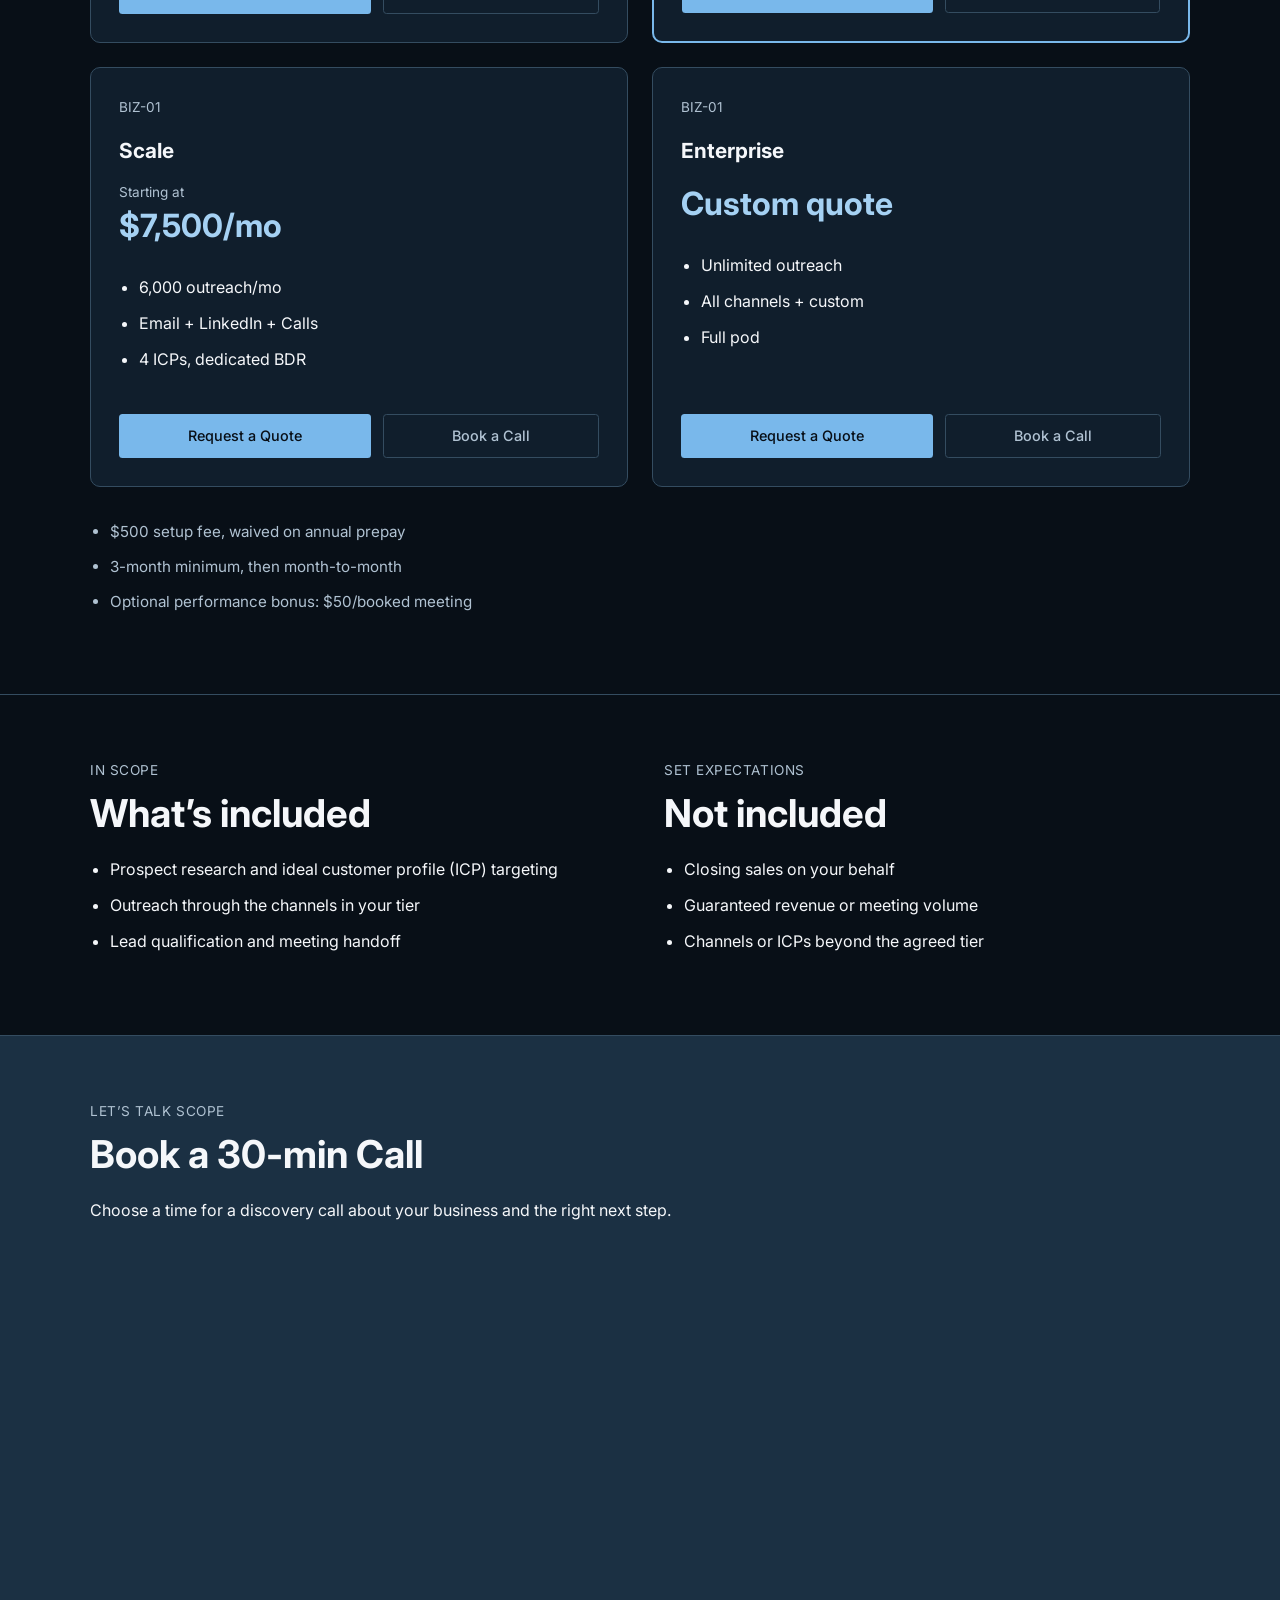
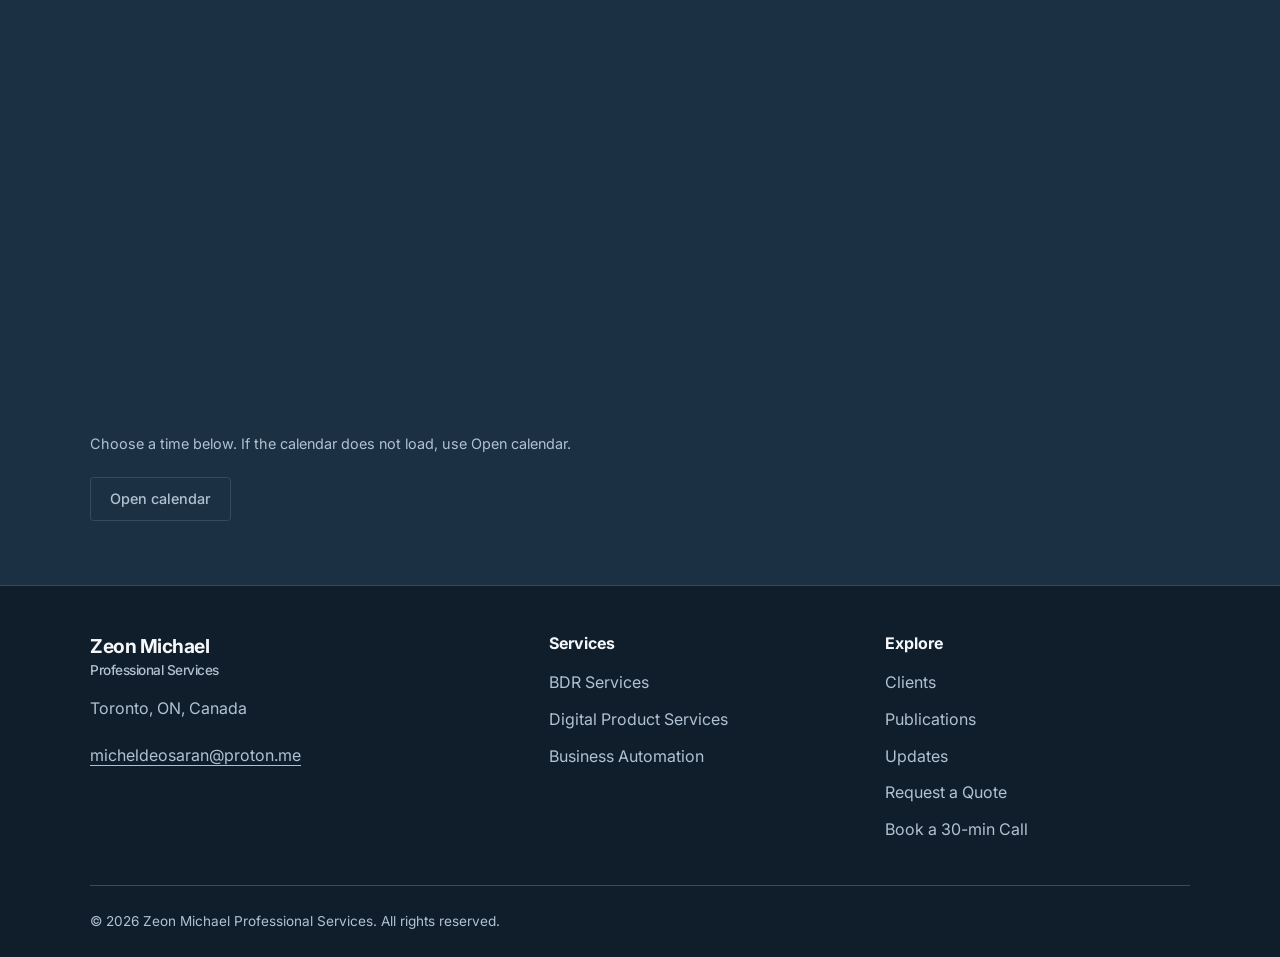
<file: services/bdr/index.html>
<!doctype html>
<html lang="en">
<head>
<meta charset="utf-8">
<meta name="viewport" content="width=device-width, initial-scale=1">
<title>BDR Services | Zeon Michael Professional Services</title>
<meta name="description" content="BDR Services | Zeon Michael Professional Services">
<link rel="icon" href="/assets/logo.png">
<link rel="preconnect" href="https://fonts.googleapis.com">
<link rel="preconnect" href="https://fonts.gstatic.com" crossorigin>
<link href="https://fonts.googleapis.com/css2?family=Inter:wght@300;400;500;600;700&display=swap" rel="stylesheet">
<link rel="stylesheet" href="/css/styles-boilerplate.css?v=zm-brand-20261001">
<script src="/js/site.js" defer>
</script>
<script src="/js/services-config.js" defer>
</script>
<script src="/js/booking.js?v=zm-brand-20261001" defer>
</script>
</head>
<body>
<a class="skip" href="#main">Skip to content</a>
<header class="site-header">
<nav class="container" aria-label="Main navigation">
<a class="logo" href="/">Zeon Michael<span>Professional Services</span>
</a>
<button class="menu-toggle" type="button" aria-label="Open navigation" aria-controls="site-navigation" aria-expanded="false">
<span class="hamburger">
</span>
</button>
<ul class="site-nav" id="site-navigation">
<li>
<a href="/services/">Services</a>
</li>
<li>
<a href="/html/members.html">Clients</a>
</li>
<li>
<a href="/html/publications.html">Publications</a>
</li>
<li>
<a href="/html/updates.html">Updates</a>
</li>
<li>
<a class="btn-primary" href="/quote/">Request a Quote</a>
</li>
</ul>
</nav>
</header>
<main id="main">
<section class="info">
<a class="back" href="/services/">← All services</a>
<p class="eyebrow">BIZ-01 / BDR Services</p>
<h1>Outbound that books meetings, not just sends emails.</h1>
<p class="tagline">Build a consistent outbound motion with targeted research, personalized outreach, and qualified conversations.</p>
<div class="actions">
<a class="btn-primary" href="/quote/?service=bdr&amp;tier=Not%20sure">Request a Quote</a>
<a class="btn-secondary" href="#booking">Book a Call</a>
</div>
</section>
<section class="content-stats audience">
<div class="container service-section">
<h2>Who it’s for</h2>
<ul>
<li>B2B founders doing $500k–$5M</li>
<li>Sales teams with fewer than 3 reps</li>
<li>Agencies needing a top-of-funnel</li>
</ul>
</div>
</section>
<section class="content-stats">
<div class="container service-section">
<p class="eyebrow">FIND YOUR STARTING POINT</p>
<h2>Pricing</h2>
<p>Prices are starting quotes. Final pricing confirmed on a call.</p>
<div class="pricing">
<article class="stat-box service-card">
<p class="badge">BIZ-01</p>
<h3>Launch</h3>
<p class="stat-number price">
<small>Starting at</small>$1,500/mo</p>
<ul>
<li>500 outreach/mo</li>
<li>Email</li>
<li>Single ICP</li>
</ul>
<div class="actions">
<a class="btn-primary" href="/quote/?service=bdr&amp;tier=Launch">Request a Quote</a>
<a class="btn-secondary" href="#booking">Book a Call</a>
</div>
</article>
<article class="stat-box service-card featured">
<p class="badge">Most common</p>
<h3>Growth</h3>
<p class="stat-number price">
<small>Starting at</small>$3,500/mo</p>
<ul>
<li>2,000 outreach/mo</li>
<li>Email + LinkedIn</li>
<li>2 ICPs</li>
</ul>
<div class="actions">
<a class="btn-primary" href="/quote/?service=bdr&amp;tier=Growth">Request a Quote</a>
<a class="btn-secondary" href="#booking">Book a Call</a>
</div>
</article>
<article class="stat-box service-card">
<p class="badge">BIZ-01</p>
<h3>Scale</h3>
<p class="stat-number price">
<small>Starting at</small>$7,500/mo</p>
<ul>
<li>6,000 outreach/mo</li>
<li>Email + LinkedIn + Calls</li>
<li>4 ICPs, dedicated BDR</li>
</ul>
<div class="actions">
<a class="btn-primary" href="/quote/?service=bdr&amp;tier=Scale">Request a Quote</a>
<a class="btn-secondary" href="#booking">Book a Call</a>
</div>
</article>
<article class="stat-box service-card">
<p class="badge">BIZ-01</p>
<h3>Enterprise</h3>
<p class="stat-number price">Custom quote</p>
<ul>
<li>Unlimited outreach</li>
<li>All channels + custom</li>
<li>Full pod</li>
</ul>
<div class="actions">
<a class="btn-primary" href="/quote/?service=bdr&amp;tier=Enterprise">Request a Quote</a>
<a class="btn-secondary" href="#booking">Book a Call</a>
</div>
</article>
</div>
<div class="terms">
<ul>
<li>$500 setup fee, waived on annual prepay</li>
<li>3-month minimum, then month-to-month</li>
<li>Optional performance bonus: $50/booked meeting</li>
</ul>
</div>
</div>
</section>
<section class="content-stats scope">
<div class="container service-section">
<div>
<p class="eyebrow">IN SCOPE</p>
<h2>What’s included</h2>
<ul>
<li>Prospect research and ideal customer profile (ICP) targeting</li>
<li>Outreach through the channels in your tier</li>
<li>Lead qualification and meeting handoff</li>
</ul>
</div>
<div>
<p class="eyebrow">SET EXPECTATIONS</p>
<h2>Not included</h2>
<ul>
<li>Closing sales on your behalf</li>
<li>Guaranteed revenue or meeting volume</li>
<li>Channels or ICPs beyond the agreed tier</li>
</ul>
</div>
</div>
</section>
<section id="booking" class="content-stats booking">
<div class="container service-section">
<p class="eyebrow">LET’S TALK SCOPE</p>
<h2>Book a 30-min Call</h2>
<p>Choose a time for a discovery call about your business and the right next step.</p>
<div data-calendar>
</div>
<p data-booking-status role="status">Booking will be available here once our calendar is connected.</p>
<a class="btn-secondary" data-booking-link hidden>Open calendar</a>
</div>
</section>
</main>
<footer class="footer">
<div class="container footer-grid">
<div>
<a class="logo" href="/">Zeon Michael<span>Professional Services</span>
</a>
<p>Toronto, ON, Canada</p>
<a href="mailto:micheldeosaran@proton.me">micheldeosaran@proton.me</a>
</div>
<div>
<h2>Services</h2>
<ul>
<li>
<a href="/services/bdr/">BDR Services</a>
</li>
<li>
<a href="/services/product/">Digital Product Services</a>
</li>
<li>
<a href="/services/automation/">Business Automation</a>
</li>
</ul>
</div>
<div>
<h2>Explore</h2>
<ul>
<li>
<a href="/html/members.html">Clients</a>
</li>
<li>
<a href="/html/publications.html">Publications</a>
</li>
<li>
<a href="/html/updates.html">Updates</a>
</li>
<li>
<a href="/quote/">Request a Quote</a>
</li>
<li>
<a href="https://cal.com/michel-mz/30min">Book a 30-min Call</a>
</li>
</ul>
</div>
</div>
<div class="container legal">© 2026 Zeon Michael Professional Services. All rights reserved.</div>
</footer>
</body>
</html>
</file>
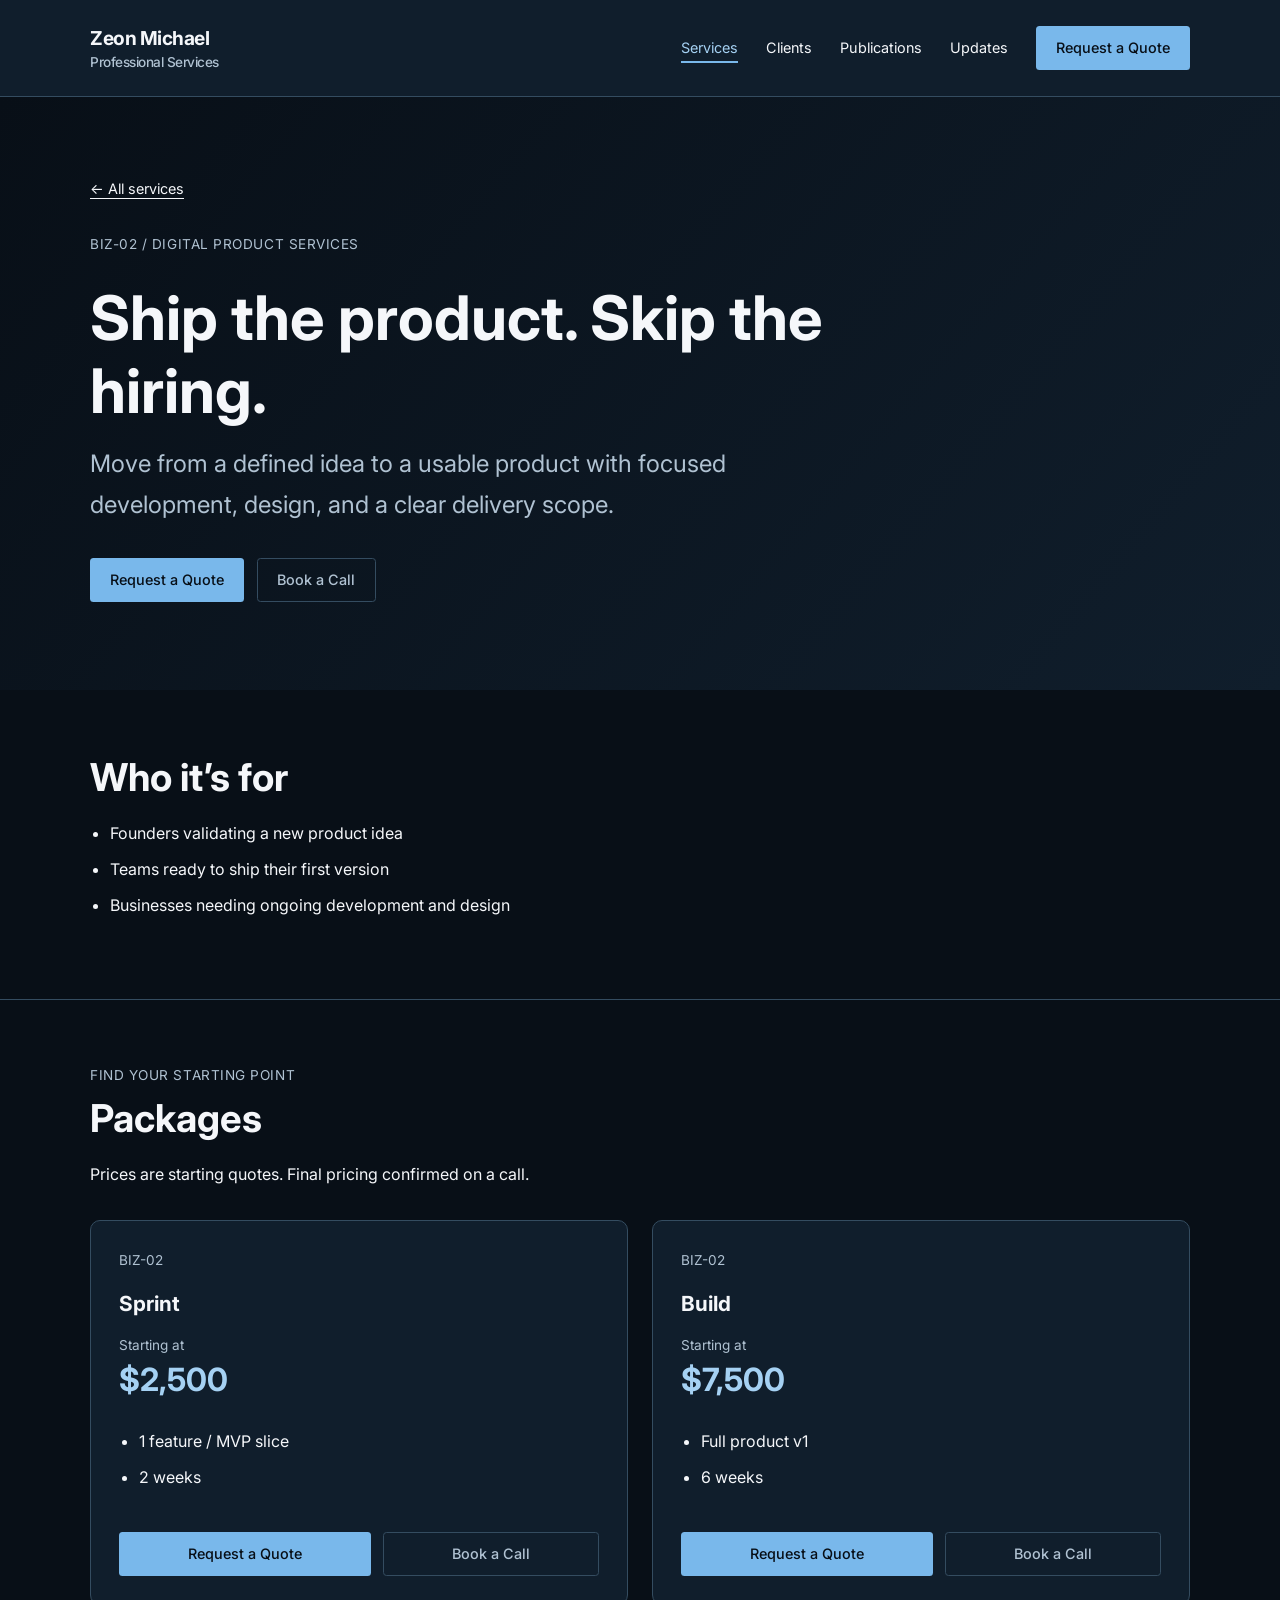
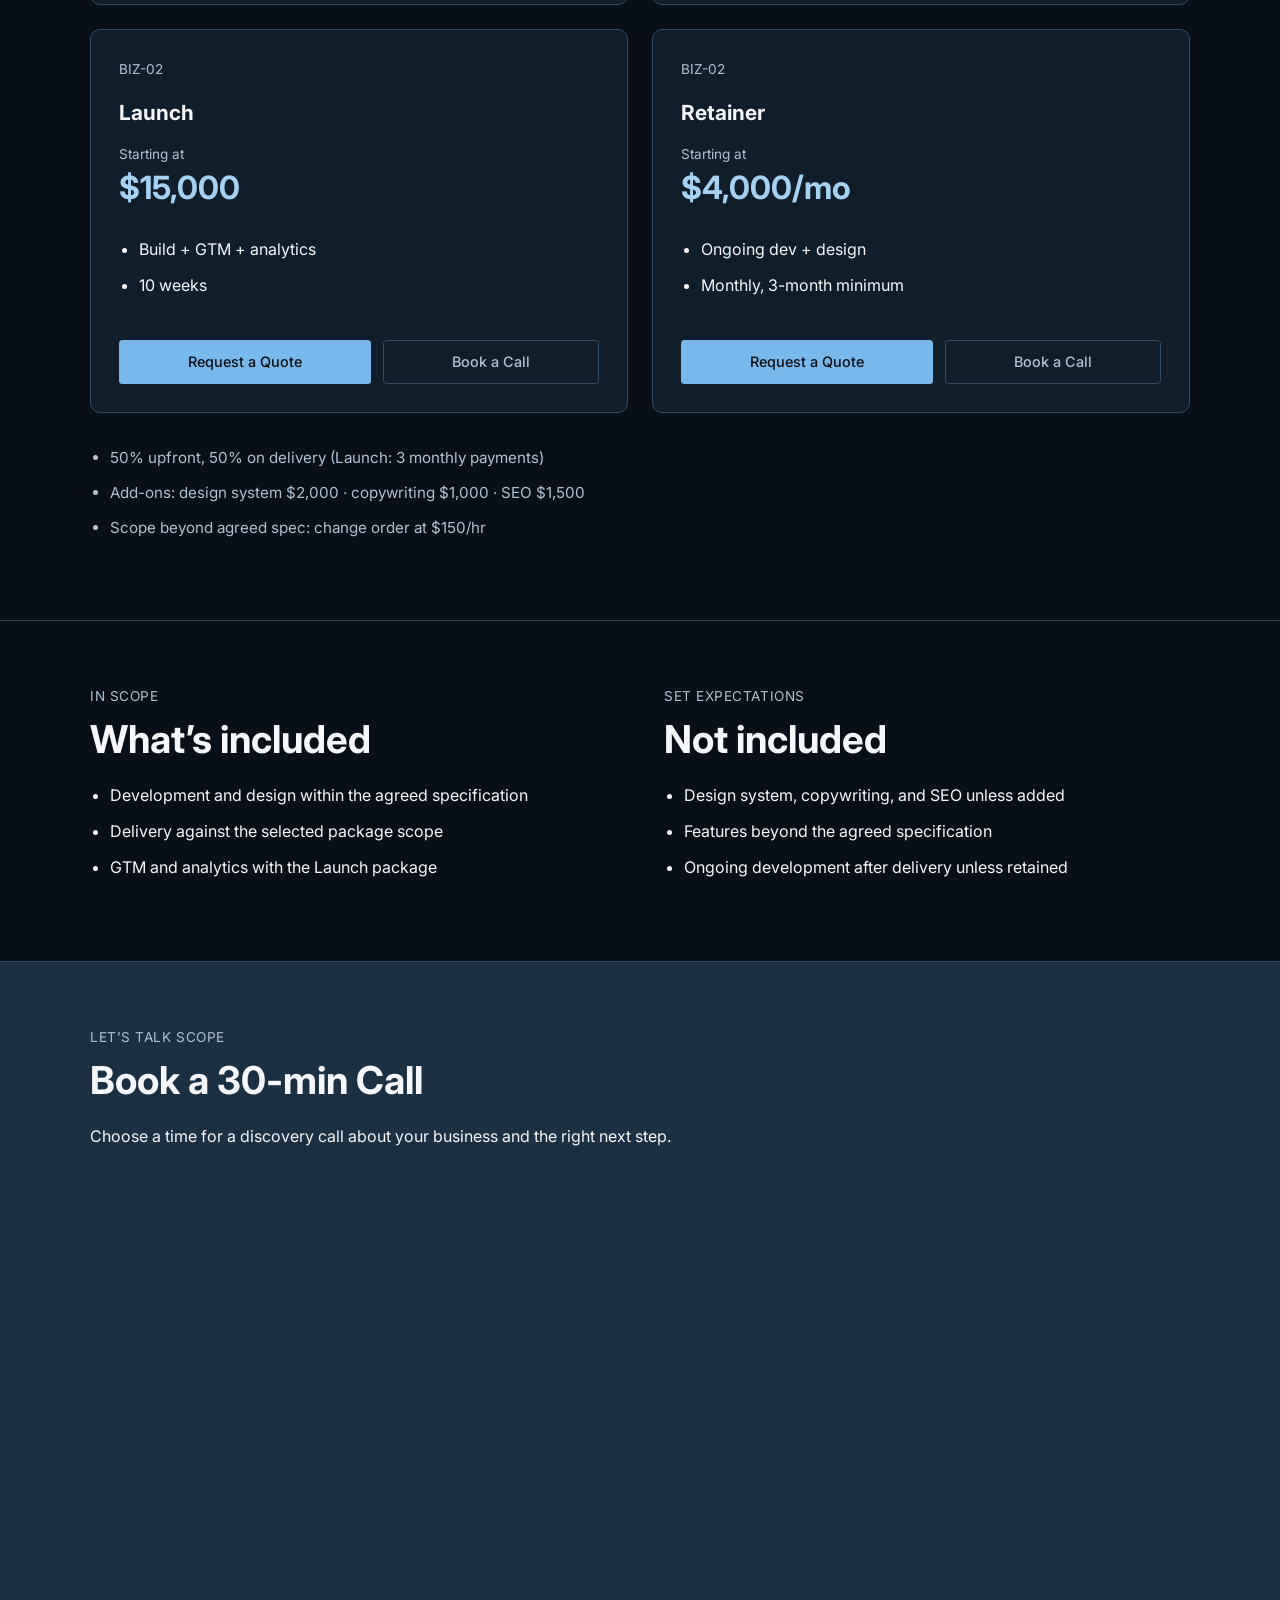
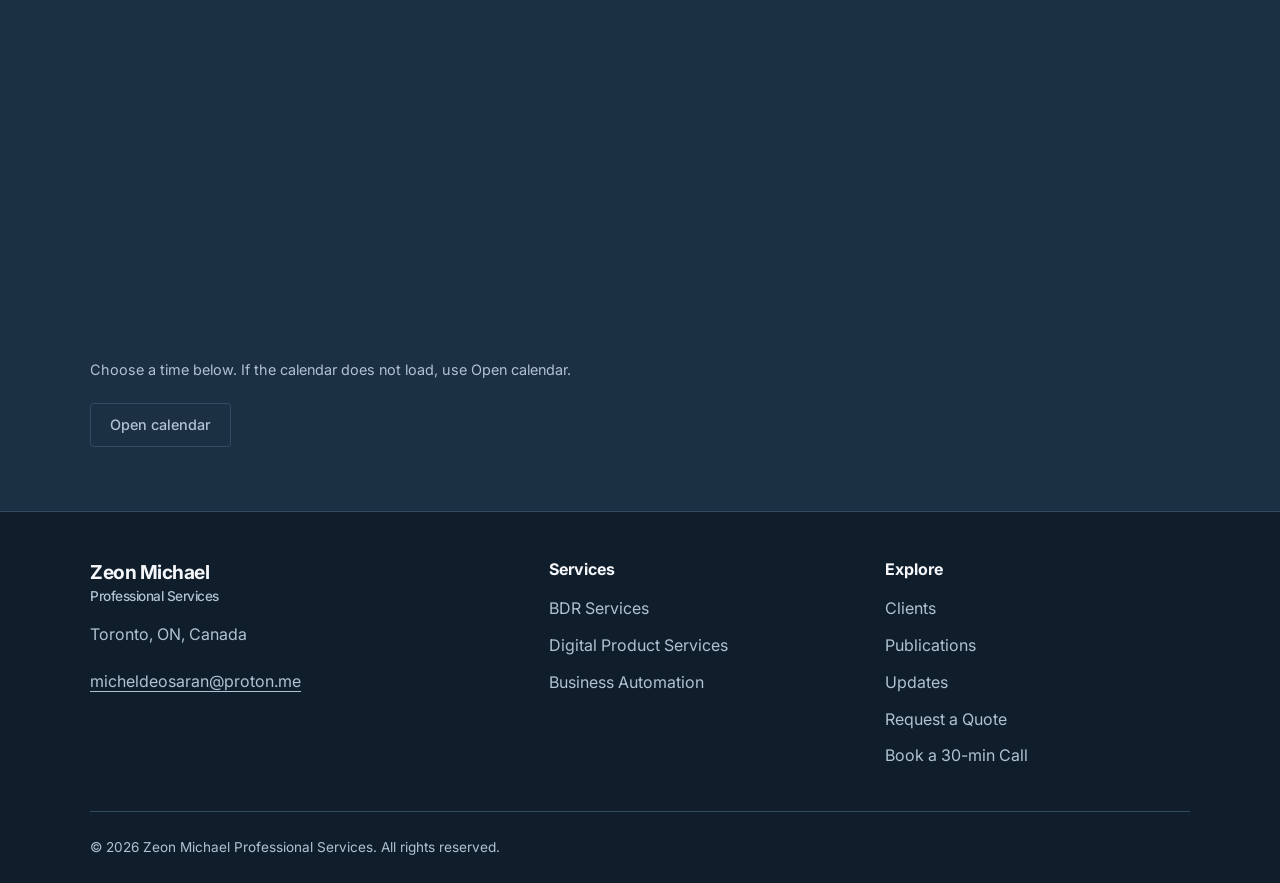
<file: services/product/index.html>
<!doctype html>
<html lang="en">
<head>
<meta charset="utf-8">
<meta name="viewport" content="width=device-width, initial-scale=1">
<title>Digital Product Services | Zeon Michael Professional Services</title>
<meta name="description" content="Digital Product Services | Zeon Michael Professional Services">
<link rel="icon" href="/assets/logo.png">
<link rel="preconnect" href="https://fonts.googleapis.com">
<link rel="preconnect" href="https://fonts.gstatic.com" crossorigin>
<link href="https://fonts.googleapis.com/css2?family=Inter:wght@300;400;500;600;700&display=swap" rel="stylesheet">
<link rel="stylesheet" href="/css/styles-boilerplate.css?v=zm-brand-20261001">
<script src="/js/site.js" defer>
</script>
<script src="/js/services-config.js" defer>
</script>
<script src="/js/booking.js?v=zm-brand-20261001" defer>
</script>
</head>
<body>
<a class="skip" href="#main">Skip to content</a>
<header class="site-header">
<nav class="container" aria-label="Main navigation">
<a class="logo" href="/">Zeon Michael<span>Professional Services</span>
</a>
<button class="menu-toggle" type="button" aria-label="Open navigation" aria-controls="site-navigation" aria-expanded="false">
<span class="hamburger">
</span>
</button>
<ul class="site-nav" id="site-navigation">
<li>
<a href="/services/">Services</a>
</li>
<li>
<a href="/html/members.html">Clients</a>
</li>
<li>
<a href="/html/publications.html">Publications</a>
</li>
<li>
<a href="/html/updates.html">Updates</a>
</li>
<li>
<a class="btn-primary" href="/quote/">Request a Quote</a>
</li>
</ul>
</nav>
</header>
<main id="main">
<section class="info">
<a class="back" href="/services/">← All services</a>
<p class="eyebrow">BIZ-02 / Digital Product Services</p>
<h1>Ship the product. Skip the hiring.</h1>
<p class="tagline">Move from a defined idea to a usable product with focused development, design, and a clear delivery scope.</p>
<div class="actions">
<a class="btn-primary" href="/quote/?service=product&amp;tier=Not%20sure">Request a Quote</a>
<a class="btn-secondary" href="#booking">Book a Call</a>
</div>
</section>
<section class="content-stats audience">
<div class="container service-section">
<h2>Who it’s for</h2>
<ul>
<li>Founders validating a new product idea</li>
<li>Teams ready to ship their first version</li>
<li>Businesses needing ongoing development and design</li>
</ul>
</div>
</section>
<section class="content-stats">
<div class="container service-section">
<p class="eyebrow">FIND YOUR STARTING POINT</p>
<h2>Packages</h2>
<p>Prices are starting quotes. Final pricing confirmed on a call.</p>
<div class="pricing">
<article class="stat-box service-card">
<p class="badge">BIZ-02</p>
<h3>Sprint</h3>
<p class="stat-number price">
<small>Starting at</small>$2,500</p>
<ul>
<li>1 feature / MVP slice</li>
<li>2 weeks</li>
</ul>
<div class="actions">
<a class="btn-primary" href="/quote/?service=product&amp;tier=Sprint">Request a Quote</a>
<a class="btn-secondary" href="#booking">Book a Call</a>
</div>
</article>
<article class="stat-box service-card">
<p class="badge">BIZ-02</p>
<h3>Build</h3>
<p class="stat-number price">
<small>Starting at</small>$7,500</p>
<ul>
<li>Full product v1</li>
<li>6 weeks</li>
</ul>
<div class="actions">
<a class="btn-primary" href="/quote/?service=product&amp;tier=Build">Request a Quote</a>
<a class="btn-secondary" href="#booking">Book a Call</a>
</div>
</article>
<article class="stat-box service-card">
<p class="badge">BIZ-02</p>
<h3>Launch</h3>
<p class="stat-number price">
<small>Starting at</small>$15,000</p>
<ul>
<li>Build + GTM + analytics</li>
<li>10 weeks</li>
</ul>
<div class="actions">
<a class="btn-primary" href="/quote/?service=product&amp;tier=Launch">Request a Quote</a>
<a class="btn-secondary" href="#booking">Book a Call</a>
</div>
</article>
<article class="stat-box service-card">
<p class="badge">BIZ-02</p>
<h3>Retainer</h3>
<p class="stat-number price">
<small>Starting at</small>$4,000/mo</p>
<ul>
<li>Ongoing dev + design</li>
<li>Monthly, 3-month minimum</li>
</ul>
<div class="actions">
<a class="btn-primary" href="/quote/?service=product&amp;tier=Retainer">Request a Quote</a>
<a class="btn-secondary" href="#booking">Book a Call</a>
</div>
</article>
</div>
<div class="terms">
<ul>
<li>50% upfront, 50% on delivery (Launch: 3 monthly payments)</li>
<li>Add-ons: design system $2,000 · copywriting $1,000 · SEO $1,500</li>
<li>Scope beyond agreed spec: change order at $150/hr</li>
</ul>
</div>
</div>
</section>
<section class="content-stats scope">
<div class="container service-section">
<div>
<p class="eyebrow">IN SCOPE</p>
<h2>What’s included</h2>
<ul>
<li>Development and design within the agreed specification</li>
<li>Delivery against the selected package scope</li>
<li>GTM and analytics with the Launch package</li>
</ul>
</div>
<div>
<p class="eyebrow">SET EXPECTATIONS</p>
<h2>Not included</h2>
<ul>
<li>Design system, copywriting, and SEO unless added</li>
<li>Features beyond the agreed specification</li>
<li>Ongoing development after delivery unless retained</li>
</ul>
</div>
</div>
</section>
<section id="booking" class="content-stats booking">
<div class="container service-section">
<p class="eyebrow">LET’S TALK SCOPE</p>
<h2>Book a 30-min Call</h2>
<p>Choose a time for a discovery call about your business and the right next step.</p>
<div data-calendar>
</div>
<p data-booking-status role="status">Booking will be available here once our calendar is connected.</p>
<a class="btn-secondary" data-booking-link hidden>Open calendar</a>
</div>
</section>
</main>
<footer class="footer">
<div class="container footer-grid">
<div>
<a class="logo" href="/">Zeon Michael<span>Professional Services</span>
</a>
<p>Toronto, ON, Canada</p>
<a href="mailto:micheldeosaran@proton.me">micheldeosaran@proton.me</a>
</div>
<div>
<h2>Services</h2>
<ul>
<li>
<a href="/services/bdr/">BDR Services</a>
</li>
<li>
<a href="/services/product/">Digital Product Services</a>
</li>
<li>
<a href="/services/automation/">Business Automation</a>
</li>
</ul>
</div>
<div>
<h2>Explore</h2>
<ul>
<li>
<a href="/html/members.html">Clients</a>
</li>
<li>
<a href="/html/publications.html">Publications</a>
</li>
<li>
<a href="/html/updates.html">Updates</a>
</li>
<li>
<a href="/quote/">Request a Quote</a>
</li>
<li>
<a href="https://cal.com/michel-mz/30min">Book a 30-min Call</a>
</li>
</ul>
</div>
</div>
<div class="container legal">© 2026 Zeon Michael Professional Services. All rights reserved.</div>
</footer>
</body>
</html>
</file>
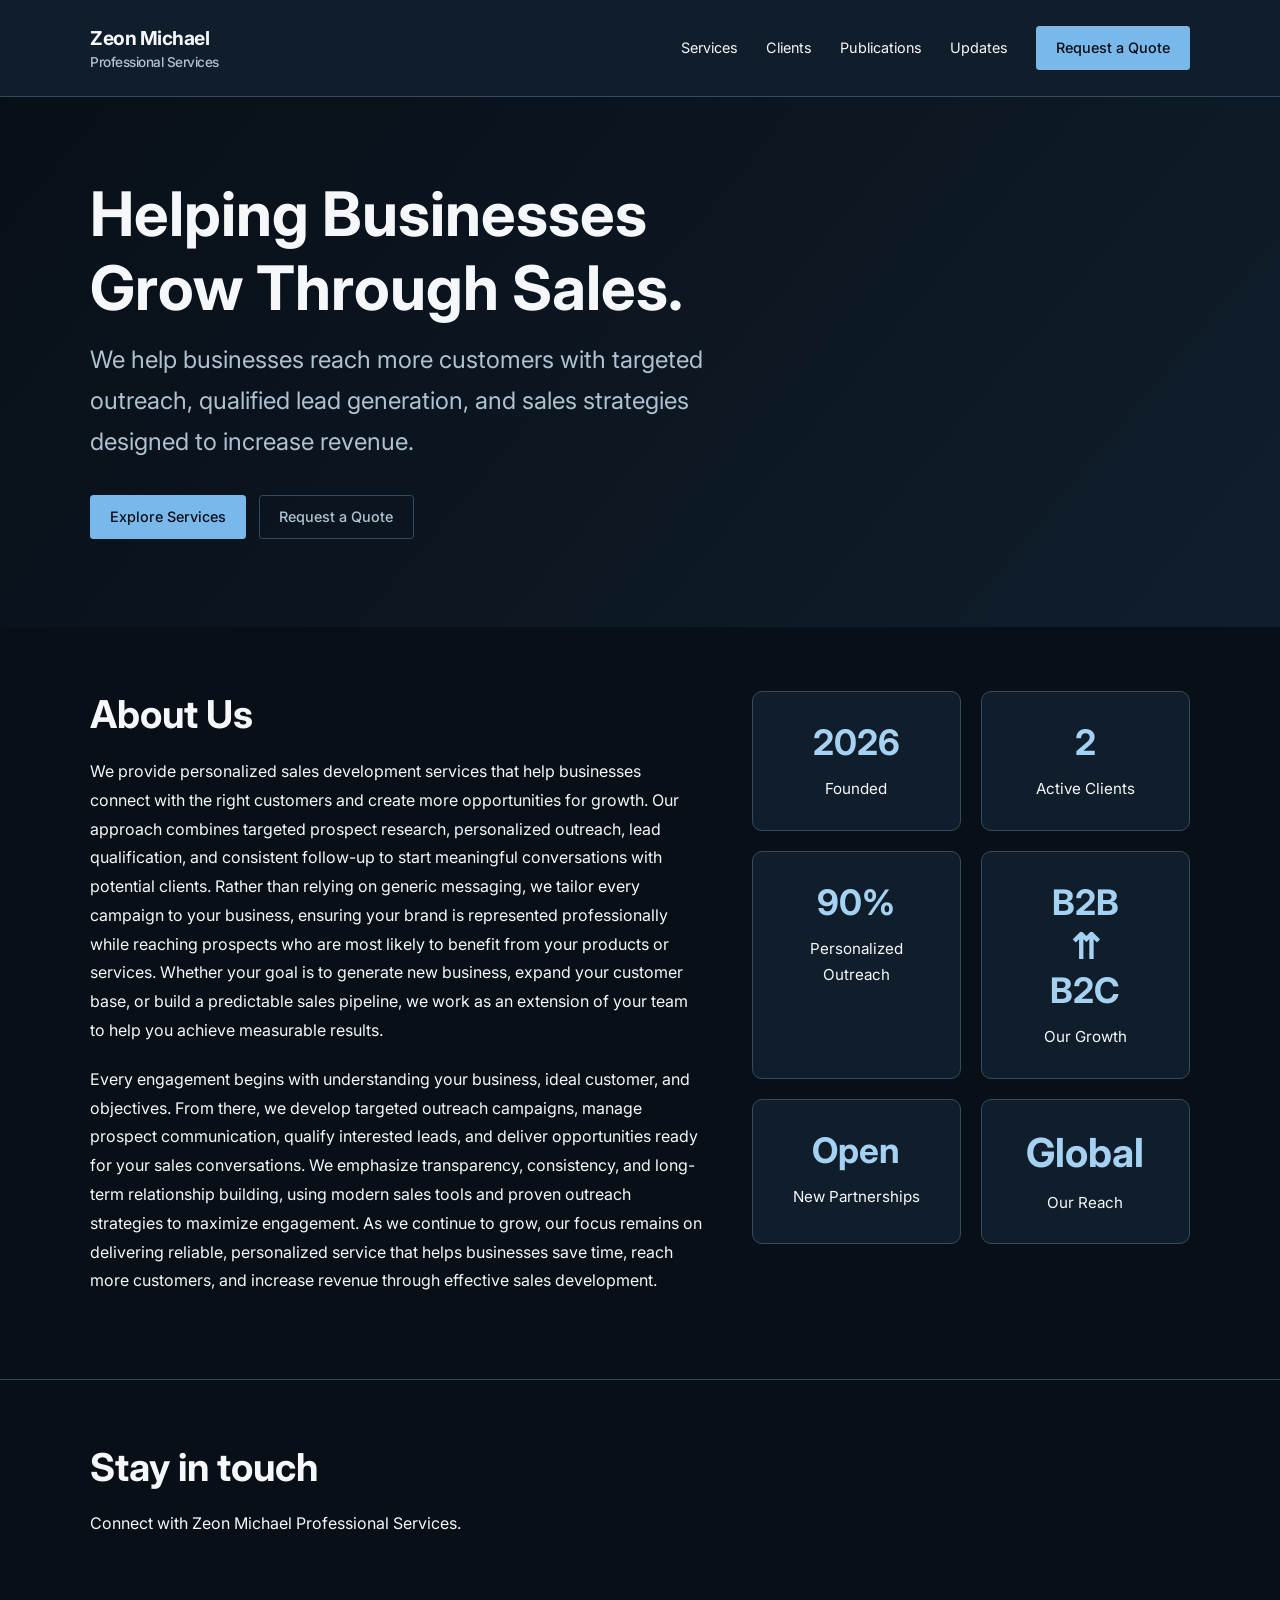
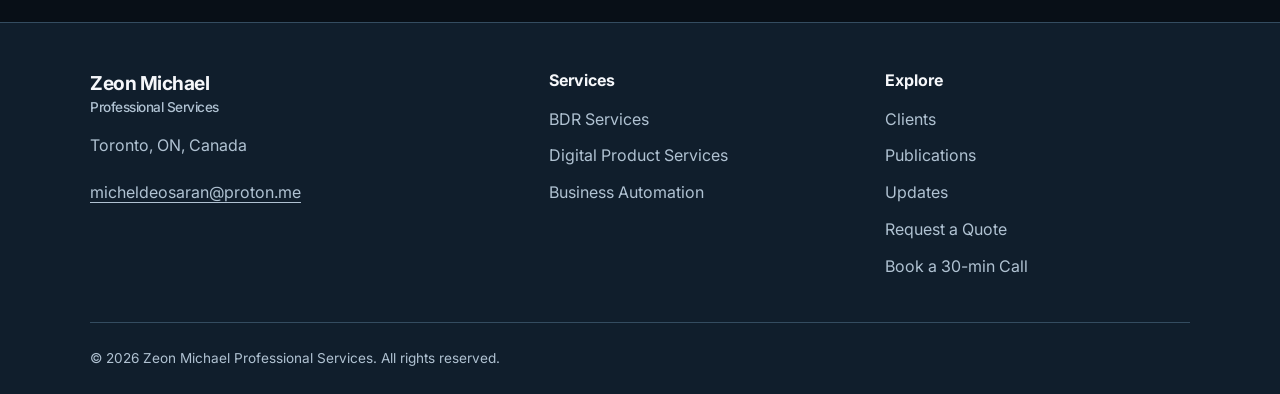
<file: business-services.html>
<!doctype html>
<html lang="en">
<head>
<meta charset="utf-8">
<meta name="viewport" content="width=device-width, initial-scale=1">
<title>Home | Zeon Michael Professional Services</title>
<meta name="description" content="Home | Zeon Michael Professional Services">
<link rel="icon" href="/assets/logo.png">
<link rel="preconnect" href="https://fonts.googleapis.com">
<link rel="preconnect" href="https://fonts.gstatic.com" crossorigin>
<link href="https://fonts.googleapis.com/css2?family=Inter:wght@300;400;500;600;700&display=swap" rel="stylesheet">
<link rel="stylesheet" href="/css/styles-boilerplate.css?v=zm-brand-20261001">
<script src="/js/site.js" defer>
</script>
<script src="https://embed.typeform.com/next/embed.js" defer>
</script>
</head>
<body>
<a class="skip" href="#main">Skip to content</a>
<header class="site-header">
<nav class="container" aria-label="Main navigation">
<a class="logo" href="/">Zeon Michael<span>Professional Services</span>
</a>
<button class="menu-toggle" type="button" aria-label="Open navigation" aria-controls="site-navigation" aria-expanded="false">
<span class="hamburger">
</span>
</button>
<ul class="site-nav" id="site-navigation">
<li>
<a href="/services/">Services</a>
</li>
<li>
<a href="/html/members.html">Clients</a>
</li>
<li>
<a href="/html/publications.html">Publications</a>
</li>
<li>
<a href="/html/updates.html">Updates</a>
</li>
<li>
<a class="btn-primary" href="/quote/">Request a Quote</a>
</li>
</ul>
</nav>
</header>
<main id="main">


  
  <section class="info">
<h1>Helping Businesses<br>Grow Through Sales.</h1>
<p class="tagline">
  We help businesses reach more customers with targeted outreach, qualified lead
  generation, and sales strategies designed to increase revenue.
    </p> 
      <div class="actions">
        <a class="btn-primary" href="/services/">Explore Services</a>
        <a class="btn-secondary" href="/quote/">Request a Quote</a>
    </div>
  </section>

  
  
  

  
    <section class="content-stats">
      <div class="container">
        
        <div class="content-text">
          <h2>About Us</h2>
          <p>
            We provide personalized sales development services that help businesses connect with the right customers and create more
            opportunities for growth. Our approach combines targeted prospect research, personalized outreach, lead qualification,
            and consistent follow-up to start meaningful conversations with potential clients. Rather than relying on generic
            messaging, we tailor every campaign to your business, ensuring your brand is represented professionally while reaching
            prospects who are most likely to benefit from your products or services. Whether your goal is to generate new business,
            expand your customer base, or build a predictable sales pipeline, we work as an extension of your team to help you
            achieve measurable results.
          </p>
          <p>
            Every engagement begins with understanding your business, ideal customer, and objectives. From there, we develop
            targeted outreach campaigns, manage prospect communication, qualify interested leads, and deliver opportunities ready
            for your sales conversations. We emphasize transparency, consistency, and long-term relationship building, using
            modern sales tools and proven outreach strategies to maximize engagement. As we continue to grow, our focus remains
            on delivering reliable, personalized service that helps businesses save time, reach more customers, and increase
            revenue through effective sales development.
          </p>
        </div>
    
        
        <div class="content-stats-boxes">
          <div class="stat-box">
            <div class="stat-number">2026</div>
            <div class="stat-label">Founded</div>
          </div>

          <div class="stat-box">
            <div class="stat-number">2</div>
            <div class="stat-label">Active Clients</div>
          </div>

          <div class="stat-box">
            <div class="stat-number">90%</div>
            <div class="stat-label">Personalized Outreach</div>
          </div>

          <div class="stat-box">
            <div class="stat-number">B2B<br>⇈<br>B2C</div>
            <div class="stat-label">Our Growth</div>
          </div>

          <div class="stat-box">
            <div class="stat-number">Open</div>
            <div class="stat-label">New Partnerships</div>
          </div>

          <div class="stat-box">
            <div class="stat-number" style="font-size: 40px;">Global</div>
            <div class="stat-label">Our Reach</div>
          </div>
        </div>
      </div>
    </section>
  
      <section class="content-stats">
<div class="container">
<h2>Stay in touch</h2>
<p>Connect with Zeon Michael Professional Services.</p>
<div data-tf-live="01KF851VYP9SKPJ0FRV0RK702W">
</div>
</div>
</section>
</main>
<footer class="footer">
<div class="container footer-grid">
<div>
<a class="logo" href="/">Zeon Michael<span>Professional Services</span>
</a>
<p>Toronto, ON, Canada</p>
<a href="mailto:micheldeosaran@proton.me">micheldeosaran@proton.me</a>
</div>
<div>
<h2>Services</h2>
<ul>
<li>
<a href="/services/bdr/">BDR Services</a>
</li>
<li>
<a href="/services/product/">Digital Product Services</a>
</li>
<li>
<a href="/services/automation/">Business Automation</a>
</li>
</ul>
</div>
<div>
<h2>Explore</h2>
<ul>
<li>
<a href="/html/members.html">Clients</a>
</li>
<li>
<a href="/html/publications.html">Publications</a>
</li>
<li>
<a href="/html/updates.html">Updates</a>
</li>
<li>
<a href="/quote/">Request a Quote</a>
</li>
<li>
<a href="https://cal.com/michel-mz/30min">Book a 30-min Call</a>
</li>
</ul>
</div>
</div>
<div class="container legal">© 2026 Zeon Michael Professional Services. All rights reserved.</div>
</footer>
</body>
</html>
</file>
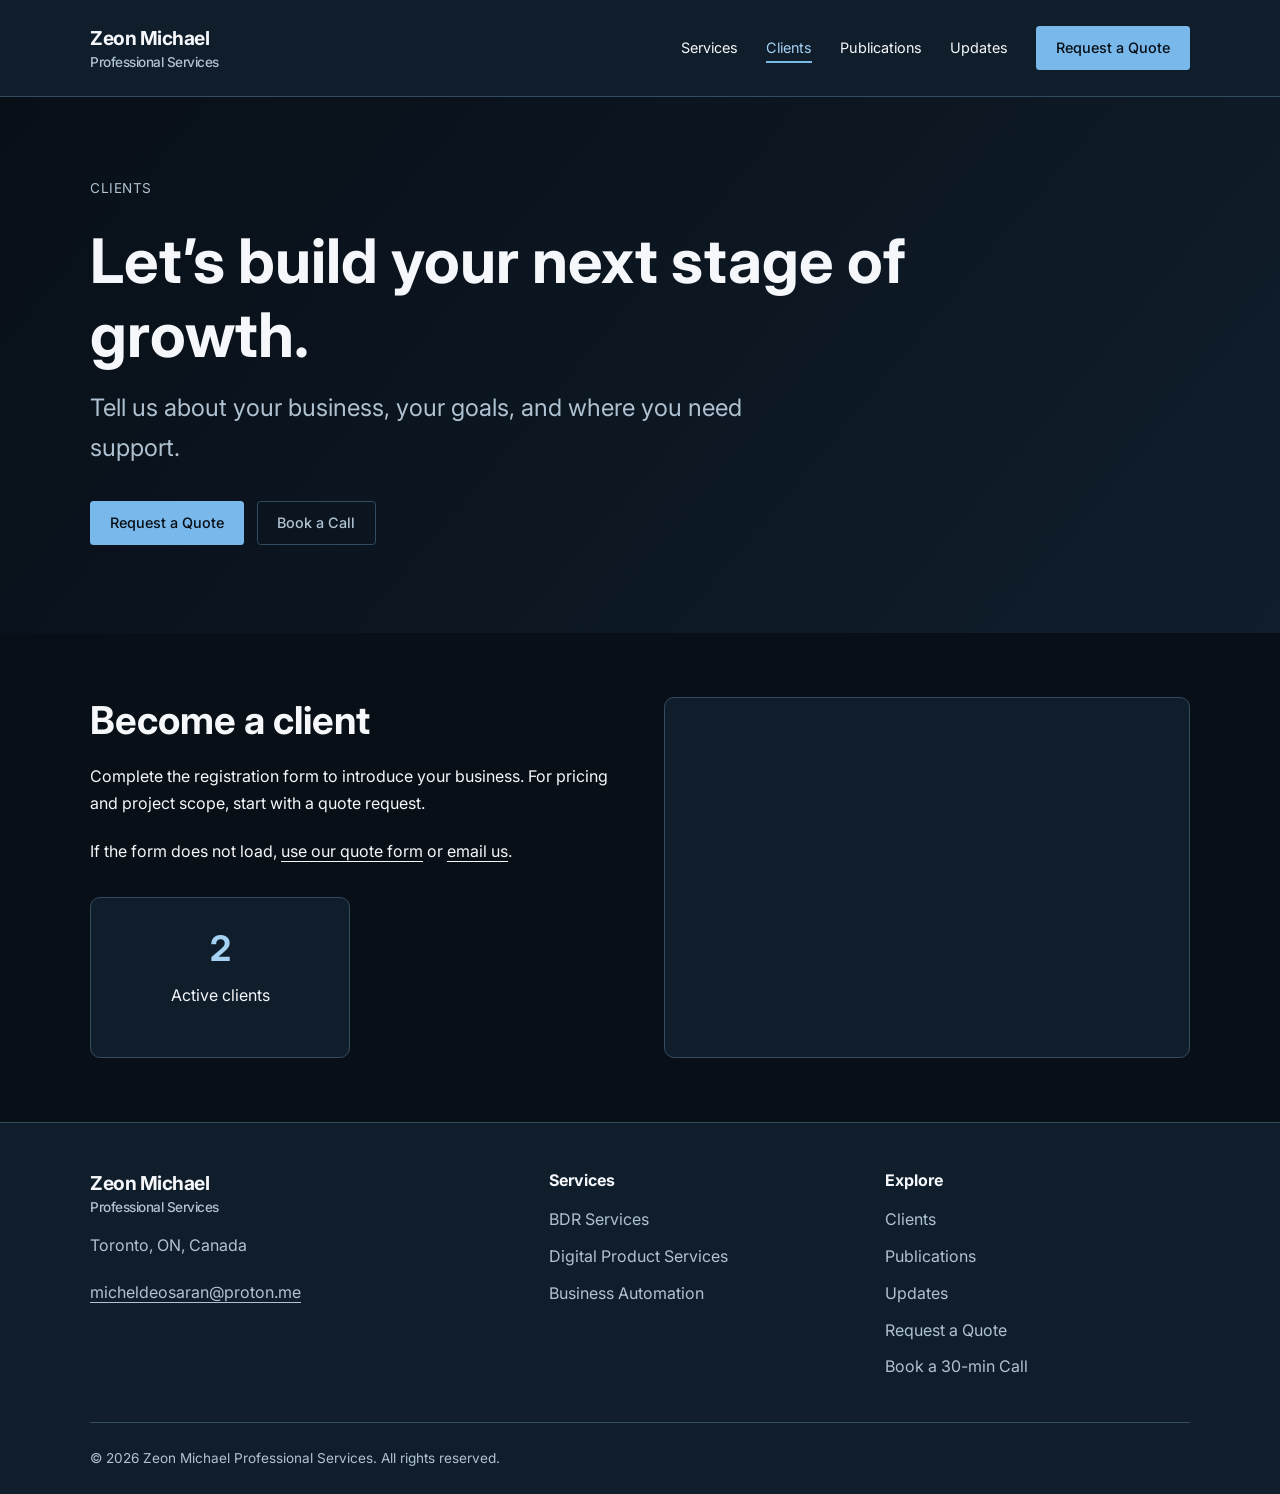
<file: html/members.html>
<!doctype html>
<html lang="en">
<head>
<meta charset="utf-8">
<meta name="viewport" content="width=device-width, initial-scale=1">
<title>Clients | Zeon Michael Professional Services</title>
<meta name="description" content="Clients | Zeon Michael Professional Services">
<link rel="icon" href="/assets/logo.png">
<link rel="preconnect" href="https://fonts.googleapis.com">
<link rel="preconnect" href="https://fonts.gstatic.com" crossorigin>
<link href="https://fonts.googleapis.com/css2?family=Inter:wght@300;400;500;600;700&display=swap" rel="stylesheet">
<link rel="stylesheet" href="/css/styles-boilerplate.css?v=zm-brand-20261001">
<script src="/js/site.js" defer>
</script>
<script src="https://embed.typeform.com/next/embed.js" defer>
</script>
</head>
<body>
<a class="skip" href="#main">Skip to content</a>
<header class="site-header">
<nav class="container" aria-label="Main navigation">
<a class="logo" href="/">Zeon Michael<span>Professional Services</span>
</a>
<button class="menu-toggle" type="button" aria-label="Open navigation" aria-controls="site-navigation" aria-expanded="false">
<span class="hamburger">
</span>
</button>
<ul class="site-nav" id="site-navigation">
<li>
<a href="/services/">Services</a>
</li>
<li>
<a href="/html/members.html">Clients</a>
</li>
<li>
<a href="/html/publications.html">Publications</a>
</li>
<li>
<a href="/html/updates.html">Updates</a>
</li>
<li>
<a class="btn-primary" href="/quote/">Request a Quote</a>
</li>
</ul>
</nav>
</header>
<main id="main">
<section class="info">
<p class="eyebrow">CLIENTS</p>
<h1>Let’s build your next stage of growth.</h1>
<p class="tagline">Tell us about your business, your goals, and where you need support.</p>
<div class="actions">
<a class="btn-primary" href="/quote/">Request a Quote</a>
<a class="btn-secondary" href="https://cal.com/michel-mz/30min">Book a Call</a>
</div>
</section>
<section class="content-stats">
<div class="container client-grid">
<div>
<h2>Become a client</h2>
<p>Complete the registration form to introduce your business. For pricing and project scope, start with a quote request.</p>
<p>If the form does not load, <a href="/quote/">use our quote form</a> or <a href="mailto:micheldeosaran@proton.me">email us</a>.</p>
<div class="stat-box">
<div class="stat-number">2</div>
<p>Active clients</p>
</div>
</div>
<div class="embed-panel">
<div data-tf-live="01KF819PAT629KH0EN1WC0RH17" data-tf-auto-height="true">
</div>
</div>
</div>
</section>
</main>
<footer class="footer">
<div class="container footer-grid">
<div>
<a class="logo" href="/">Zeon Michael<span>Professional Services</span>
</a>
<p>Toronto, ON, Canada</p>
<a href="mailto:micheldeosaran@proton.me">micheldeosaran@proton.me</a>
</div>
<div>
<h2>Services</h2>
<ul>
<li>
<a href="/services/bdr/">BDR Services</a>
</li>
<li>
<a href="/services/product/">Digital Product Services</a>
</li>
<li>
<a href="/services/automation/">Business Automation</a>
</li>
</ul>
</div>
<div>
<h2>Explore</h2>
<ul>
<li>
<a href="/html/members.html">Clients</a>
</li>
<li>
<a href="/html/publications.html">Publications</a>
</li>
<li>
<a href="/html/updates.html">Updates</a>
</li>
<li>
<a href="/quote/">Request a Quote</a>
</li>
<li>
<a href="https://cal.com/michel-mz/30min">Book a 30-min Call</a>
</li>
</ul>
</div>
</div>
<div class="container legal">© 2026 Zeon Michael Professional Services. All rights reserved.</div>
</footer>
</body>
</html>
</file>
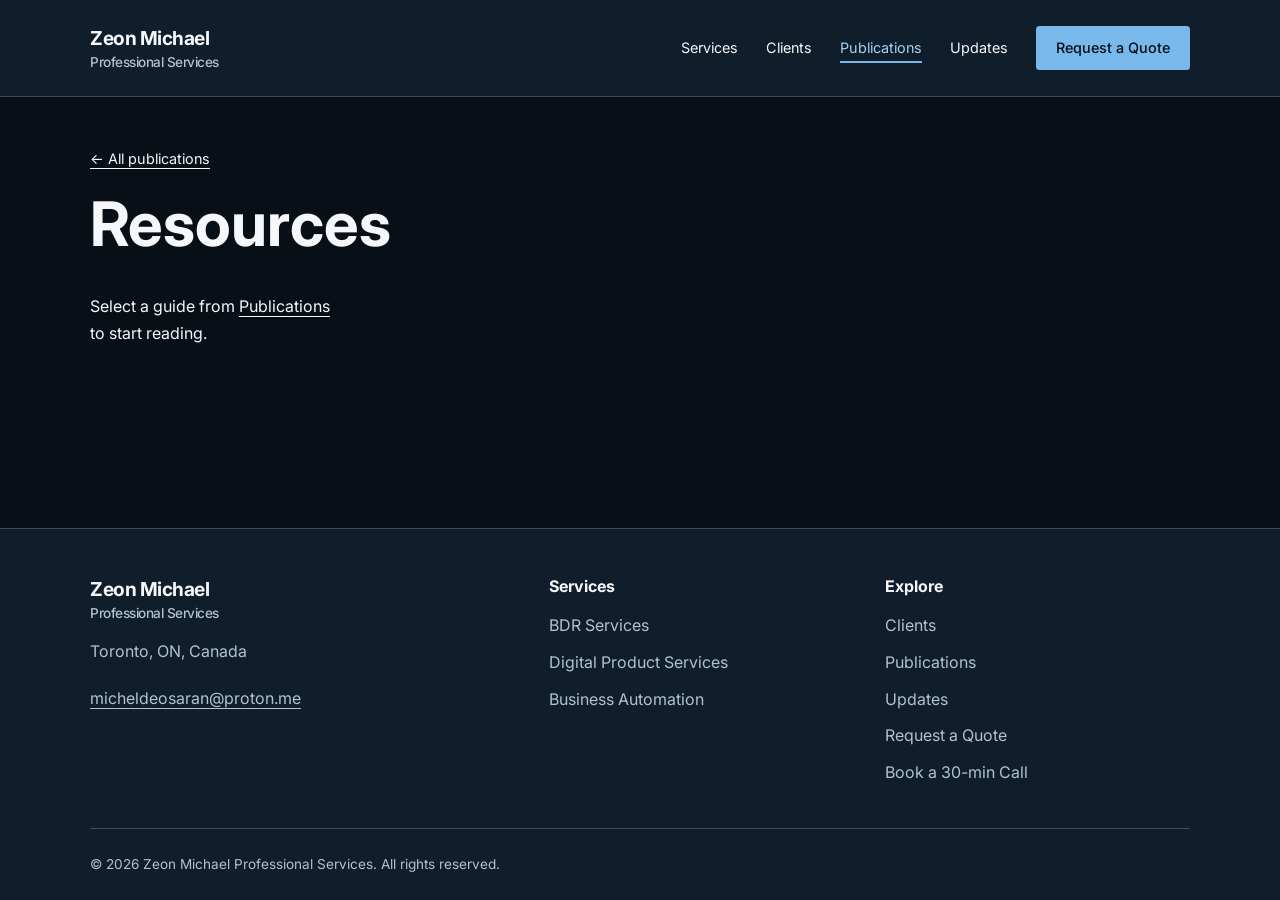
<file: html/resource.html>
<!doctype html>
<html lang="en">
<head>
<meta charset="utf-8">
<meta name="viewport" content="width=device-width, initial-scale=1">
<title>Resources | Zeon Michael Professional Services</title>
<meta name="description" content="Resources | Zeon Michael Professional Services">
<link rel="icon" href="/assets/logo.png">
<link rel="preconnect" href="https://fonts.googleapis.com">
<link rel="preconnect" href="https://fonts.gstatic.com" crossorigin>
<link href="https://fonts.googleapis.com/css2?family=Inter:wght@300;400;500;600;700&display=swap" rel="stylesheet">
<link rel="stylesheet" href="/css/styles-boilerplate.css?v=zm-brand-20261001">
<script src="/js/site.js" defer>
</script>
<script src="/js/resourceLoader.js" defer>
</script>
</head>
<body>
<a class="skip" href="#main">Skip to content</a>
<header class="site-header">
<nav class="container" aria-label="Main navigation">
<a class="logo" href="/">Zeon Michael<span>Professional Services</span>
</a>
<button class="menu-toggle" type="button" aria-label="Open navigation" aria-controls="site-navigation" aria-expanded="false">
<span class="hamburger">
</span>
</button>
<ul class="site-nav" id="site-navigation">
<li>
<a href="/services/">Services</a>
</li>
<li>
<a href="/html/members.html">Clients</a>
</li>
<li>
<a href="/html/publications.html">Publications</a>
</li>
<li>
<a href="/html/updates.html">Updates</a>
</li>
<li>
<a class="btn-primary" href="/quote/">Request a Quote</a>
</li>
</ul>
</nav>
</header>
<main id="main" class="container resource-page">
<a class="back" href="/html/publications.html">← All publications</a>
<h1 id="resource-title">Resources</h1>
<div class="resource-layout">
<aside class="table-of-content" aria-label="Resource sections">
<ul class="main-menu">
</ul>
</aside>
<section class="main-content" aria-live="polite">
<p>Loading resource…</p>
</section>
</div>
</main>
<footer class="footer">
<div class="container footer-grid">
<div>
<a class="logo" href="/">Zeon Michael<span>Professional Services</span>
</a>
<p>Toronto, ON, Canada</p>
<a href="mailto:micheldeosaran@proton.me">micheldeosaran@proton.me</a>
</div>
<div>
<h2>Services</h2>
<ul>
<li>
<a href="/services/bdr/">BDR Services</a>
</li>
<li>
<a href="/services/product/">Digital Product Services</a>
</li>
<li>
<a href="/services/automation/">Business Automation</a>
</li>
</ul>
</div>
<div>
<h2>Explore</h2>
<ul>
<li>
<a href="/html/members.html">Clients</a>
</li>
<li>
<a href="/html/publications.html">Publications</a>
</li>
<li>
<a href="/html/updates.html">Updates</a>
</li>
<li>
<a href="/quote/">Request a Quote</a>
</li>
<li>
<a href="https://cal.com/michel-mz/30min">Book a 30-min Call</a>
</li>
</ul>
</div>
</div>
<div class="container legal">© 2026 Zeon Michael Professional Services. All rights reserved.</div>
</footer>
</body>
</html>
</file>
<file: css/brand-theme.css>
/* ZM brand system. Keep this file identical in both websites. */
@import url('https://fonts.googleapis.com/css2?family=Inter:wght@300;400;500;600;700;800&display=swap');
:root {
  color-scheme: dark;
  --zm-midnight: #080f17;
  --zm-navy: #101e2c;
  --zm-slate: #1b3043;
  --zm-blue: #79b8eb;
  --zm-blue-hover: #a5d1f3;
  --zm-white: #f5f7fa;
  --zm-muted: #b0c2d2;
  --zm-line: #344c60;
  --zm-font: 'Inter', -apple-system, BlinkMacSystemFont, 'Segoe UI', sans-serif;
  --ink: var(--zm-white);
  --muted: var(--zm-muted);
  --paper: var(--zm-midnight);
  --surface: var(--zm-navy);
  --panel: var(--zm-navy);
  --dark: var(--zm-midnight);
  --accent: var(--zm-blue);
  --accent-dark: var(--zm-blue-hover);
  --line: var(--zm-line);
  --border: var(--zm-line);
}
body { background: var(--paper); color: var(--ink); font-family: var(--zm-font); }
button, input, select, textarea { font-family: var(--zm-font); }
::selection { background: var(--zm-blue); color: var(--zm-midnight); }
:focus-visible { outline: 3px solid var(--zm-blue); outline-offset: 4px; }
input::placeholder, textarea::placeholder { color: var(--muted); opacity: 1; }
input, select, textarea { accent-color: var(--zm-blue); }
</file>
<file: css/styles-boilerplate.css>
@import url('/css/brand-theme.css');
/* Shared ZM Professional Services layout. */
:root { --radius:10px; }
*,*::before,*::after { box-sizing:border-box; }
html { scroll-padding-top:6rem; }
body { margin:0; min-height:100vh; display:flex; flex-direction:column; background:var(--paper); color:var(--ink); font:400 16px/1.7 var(--zm-font); }
main { flex:1; min-width:0; }
h1,h2,h3 { line-height:1.2; margin:0 0 1.25rem; font-weight:700; }
h1 { font-size:clamp(2.2rem,4.8vw,4rem); max-width:23ch; }
h2 { font-size:clamp(1.65rem,3vw,2.5rem); }
h3 { font-size:1.3rem; }
p { margin:0 0 1.25rem; }
a { color:inherit; text-underline-offset:4px; }
a:hover { color:var(--accent-dark); }
button,input,select,textarea { font:inherit; }
button,a,input,select,textarea,summary { -webkit-tap-highlight-color:transparent; }
:focus-visible { outline:3px solid var(--accent-dark); outline-offset:4px; }
img,video { max-width:100%; }
[hidden],.hidden { display:none!important; }
.container { width:calc(100% - 3rem); max-width:1100px; margin-inline:auto; }
.site-header { background:var(--surface); border-bottom:1px solid var(--border); position:relative; z-index:20; }
.site-header nav { min-height:96px; display:flex; align-items:center; justify-content:space-between; gap:2rem; }
.logo { color:var(--ink); font-size:1.2rem; font-weight:700; text-transform:uppercase; text-decoration:none; line-height:1.25; flex-shrink:0; }
.logo span { display:block; font-weight:300; }
.site-nav { list-style:none; display:flex; align-items:center; gap:1.75rem; padding:0; margin:0; }
.site-nav a { text-decoration:none; font-size:.9rem; }
.site-nav a[aria-current="page"]:not(.btn-primary) { color:var(--accent-dark); box-shadow:0 2px var(--accent); padding-bottom:5px; }
.menu-toggle { display:none; padding:16px 10px; border:0; background:transparent; cursor:pointer; }
.hamburger,.hamburger::before,.hamburger::after { display:block; width:25px; height:2px; background:var(--ink); position:relative; }
.hamburger::before,.hamburger::after { content:""; position:absolute; left:0; top:-8px; }
.hamburger::after { top:8px; }
.open .hamburger { background:transparent; }
.open .hamburger::before { top:0; transform:rotate(45deg); }
.open .hamburger::after { top:0; transform:rotate(-45deg); }
.info { padding:5rem max(1.5rem,calc((100% - 1100px)/2)) 5.5rem; background:linear-gradient(130deg,var(--paper),var(--surface)); display:flex; flex-direction:column; align-items:flex-start; gap:1rem; }
.info h1 { margin:0; }
.tagline { max-width:46ch; color:var(--muted); font-size:clamp(1.1rem,2vw,1.5rem); line-height:1.7; margin:0; }
.eyebrow,.badge { font-size:.85rem; color:var(--muted); margin:0 0 .5rem; }
.eyebrow { text-transform:uppercase; letter-spacing:.04em; }
.back { font-size:.9rem; margin-bottom:1rem; display:inline-block; }
.actions { display:flex; gap:.8rem; flex-wrap:wrap; margin-top:1rem; }
.btn-primary,.btn-secondary,.footer__btn,.page-nav__btn { display:inline-flex; justify-content:center; align-items:center; min-height:44px; padding:.65rem 1.2rem; border:1px solid transparent; border-radius:3.5px; font-size:.9rem; font-weight:500; line-height:1.4; text-decoration:none; cursor:pointer; transition:background .18s,border-color .18s; }
.btn-primary { background:var(--accent); color:var(--zm-midnight); }
.btn-primary:hover { background:var(--accent-dark); color:var(--zm-midnight); }
.btn-secondary,.footer__btn,.page-nav__btn { background:transparent; color:var(--muted); border-color:var(--border); }
.btn-secondary:hover,.footer__btn:hover,.page-nav__btn:hover { border-color:var(--accent); background:var(--zm-slate); color:var(--ink); }
.content-stats { padding:4rem 0; }
.content-stats + .content-stats { border-top:1px solid var(--border); }
.content-stats > .container:not(.service-section):has(.content-text) { display:grid; grid-template-columns:1.4fr 1fr; gap:3rem; align-items:start; }
.content-text p { line-height:1.8; }
.content-stats-boxes,.updates__stats { display:grid; grid-template-columns:repeat(2,minmax(0,1fr)); gap:1.25rem; }
.stat-box,.updates__stats > div,.updates__grid article,.embed-panel { background:var(--panel); border:1px solid var(--border); padding:1.75rem; border-radius:var(--radius); }
.stat-box { text-align:center; }
.stat-number,.updates__stats span { color:var(--accent-dark); font-size:2.2rem; line-height:1.25; font-weight:700; margin:0 0 .75rem; }
.stat-label { font-size:.95rem; }
.banner { height:220px; overflow:hidden; background:var(--zm-slate); }
.hero-video { display:block; width:100%; height:100%; object-fit:cover; }
.pricing,.service-grid,.updates__grid { display:grid; grid-template-columns:repeat(2,minmax(0,1fr)); gap:1.5rem; margin-top:2rem; }
.service-grid { grid-template-columns:repeat(3,minmax(0,1fr)); }
.service-card { display:flex; flex-direction:column; text-align:left; min-width:0; }
.service-card h3 { margin-top:.75rem; }
.service-card .actions,.service-card .text-link { margin-top:auto; padding-top:1rem; }
.service-card .actions a { flex:1 1 auto; }
.service-card.featured { border:2px solid var(--accent); }
.price { font-size:2rem; }
.price small { display:block; font-size:.85rem; font-weight:400; color:var(--muted); margin-bottom:.35rem; }
ul { padding-left:1.25rem; }
.service-section li { margin-bottom:.55rem; }
.terms { margin-top:2rem; color:var(--muted); font-size:.95rem; }
.scope .service-section,.client-grid { display:grid; grid-template-columns:1fr 1fr; gap:3rem; }
.booking { background:var(--zm-slate); }
[data-calendar]:not(:empty) { height:760px; overflow:auto; margin-top:2rem; }
[data-booking-status] { font-size:.9rem; color:var(--muted); margin-top:1rem; }
.form-section .container { max-width:850px; }
.fields { display:grid; grid-template-columns:1fr 1fr; gap:0 1.5rem; }
label { display:block; margin-bottom:1.5rem; font-weight:500; }
input:not([type="hidden"]),select,textarea { display:block; width:100%; margin-top:.5rem; padding:.75rem; color:var(--ink); background:var(--surface); border:1px solid var(--border); border-radius:3.5px; }
textarea { resize:vertical; }
#form-status { color:var(--accent-dark); }
.embed-panel { min-height:350px; background:var(--surface); }
.client-grid .stat-box { max-width:260px; margin-top:2rem; }
.updates { padding-block:4.5rem; }
.updates__header { text-align:left; margin-bottom:3rem; }
.updates__header p { color:var(--muted); font-size:1.2rem; }
.updates__stats { grid-template-columns:repeat(4,minmax(0,1fr)); margin-bottom:3rem; }
.updates__stats p { margin:0; }
.updates__featured { margin-bottom:3rem; }
.updates__filters { display:flex; flex-wrap:wrap; gap:.6rem; margin:2rem 0; }
.updates__filters button { border:1px solid var(--border); border-radius:3.5px; padding:.5rem 1rem; min-height:44px; color:var(--ink); background:var(--surface); cursor:pointer; }
.updates__filters button[aria-pressed="true"] { background:var(--accent); border-color:var(--accent); }
.updates__grid article { min-width:0; }
.updates__grid .meta { display:flex; justify-content:space-between; flex-wrap:wrap; gap:.5rem; color:var(--muted); font-size:.85rem; }
.updates__empty { padding:2rem; border:1px solid var(--border); border-radius:var(--radius); }
.resource-page { padding-block:3rem 5rem; }
.resource-layout { display:grid; grid-template-columns:250px minmax(0,1fr); gap:3rem; margin-top:2rem; }
.table-of-content { align-self:start; position:sticky; top:1rem; border:1px solid var(--border); border-radius:var(--radius); padding:1rem; background:var(--surface); }
.table-of-content ul { list-style:none; padding:0; margin:0; }
.table-of-content a { display:block; padding:.55rem; font-size:.9rem; text-decoration:none; }
.table-of-content a[aria-current="page"] { background:var(--zm-slate); color:var(--accent-dark); border-radius:3.5px; }
.main-content { min-width:0; }
.main-content h1 { font-size:2rem; }
.main-content h2 { font-size:1.6rem; margin-top:2rem; }
.main-content h3 { margin-top:1.5rem; }
.main-content table { display:block; overflow:auto; max-width:100%; }
.main-content pre { white-space:pre-wrap; overflow-wrap:anywhere; background:var(--surface); border:1px solid var(--border); padding:1rem; border-radius:var(--radius); }
.page-nav { display:flex; flex-wrap:wrap; justify-content:space-between; gap:1rem; margin-top:3rem; border-top:1px solid var(--border); padding-top:1.5rem; }
.footer { padding:3rem 0 1.5rem; background:var(--surface); border-top:1px solid var(--border); color:var(--muted); }
.footer-grid { display:grid; grid-template-columns:1.4fr 1fr 1fr; gap:2rem; }
.footer .logo { display:inline-block; margin-bottom:1rem; }
.footer h2 { font-size:1rem; color:var(--ink); margin-bottom:1rem; }
.footer ul { list-style:none; padding:0; margin:0; }
.footer li { margin-bottom:.6rem; }
.footer a { overflow-wrap:anywhere; }
.footer li a { text-decoration:none; }
.legal { border-top:1px solid var(--border); margin-top:2rem; padding-top:1.5rem; font-size:.85rem; }
.skip { position:absolute; top:-100px; left:1rem; z-index:100; padding:1rem; background:var(--surface); }
.skip:focus { top:1rem; }
@media(max-width:969px) {
  .menu-toggle { display:block; }
  .site-nav { display:none; position:absolute; top:100%; left:0; right:0; padding:1rem 1.5rem; background:var(--surface); border-bottom:1px solid var(--border); box-shadow:0 8px 12px #00000040; }
  .site-nav--open { display:flex; flex-direction:column; align-items:stretch; gap:.2rem; }
  .site-nav a { display:block; padding:.75rem; }
  .site-nav a[aria-current="page"]:not(.btn-primary) { box-shadow:none; background:var(--zm-slate); padding:.75rem; }
  .service-grid { grid-template-columns:1fr; }
  .resource-layout { grid-template-columns:200px minmax(0,1fr); gap:1.5rem; }
}
@media(max-width:700px) {
  .container { width:calc(100% - 2rem); }
  .site-header nav { min-height:80px; }
  .info { padding:3rem 1rem; }
  .content-stats,.updates { padding-block:3rem; }
  .content-stats > .container:not(.service-section):has(.content-text),.scope .service-section,.client-grid,.fields,.pricing,.resource-layout,.footer-grid { grid-template-columns:1fr; }
  .updates__stats { grid-template-columns:repeat(2,minmax(0,1fr)); }
  .updates__grid { grid-template-columns:1fr; }
  .table-of-content { position:static; }
  .banner { height:200px; }
  .footer-grid { gap:2rem; }
}
@media(prefers-reduced-motion:reduce) { *,*::before,*::after { animation:none!important; transition:none!important; scroll-behavior:auto!important; } }

.logo { color:var(--ink); text-transform:none; letter-spacing:-.025em; }
.logo span { color:var(--muted); font-weight:500; font-size:.85rem; margin-top:.25rem; }
.updates__filters button[aria-pressed="true"] { color:var(--zm-midnight); }
</file>
